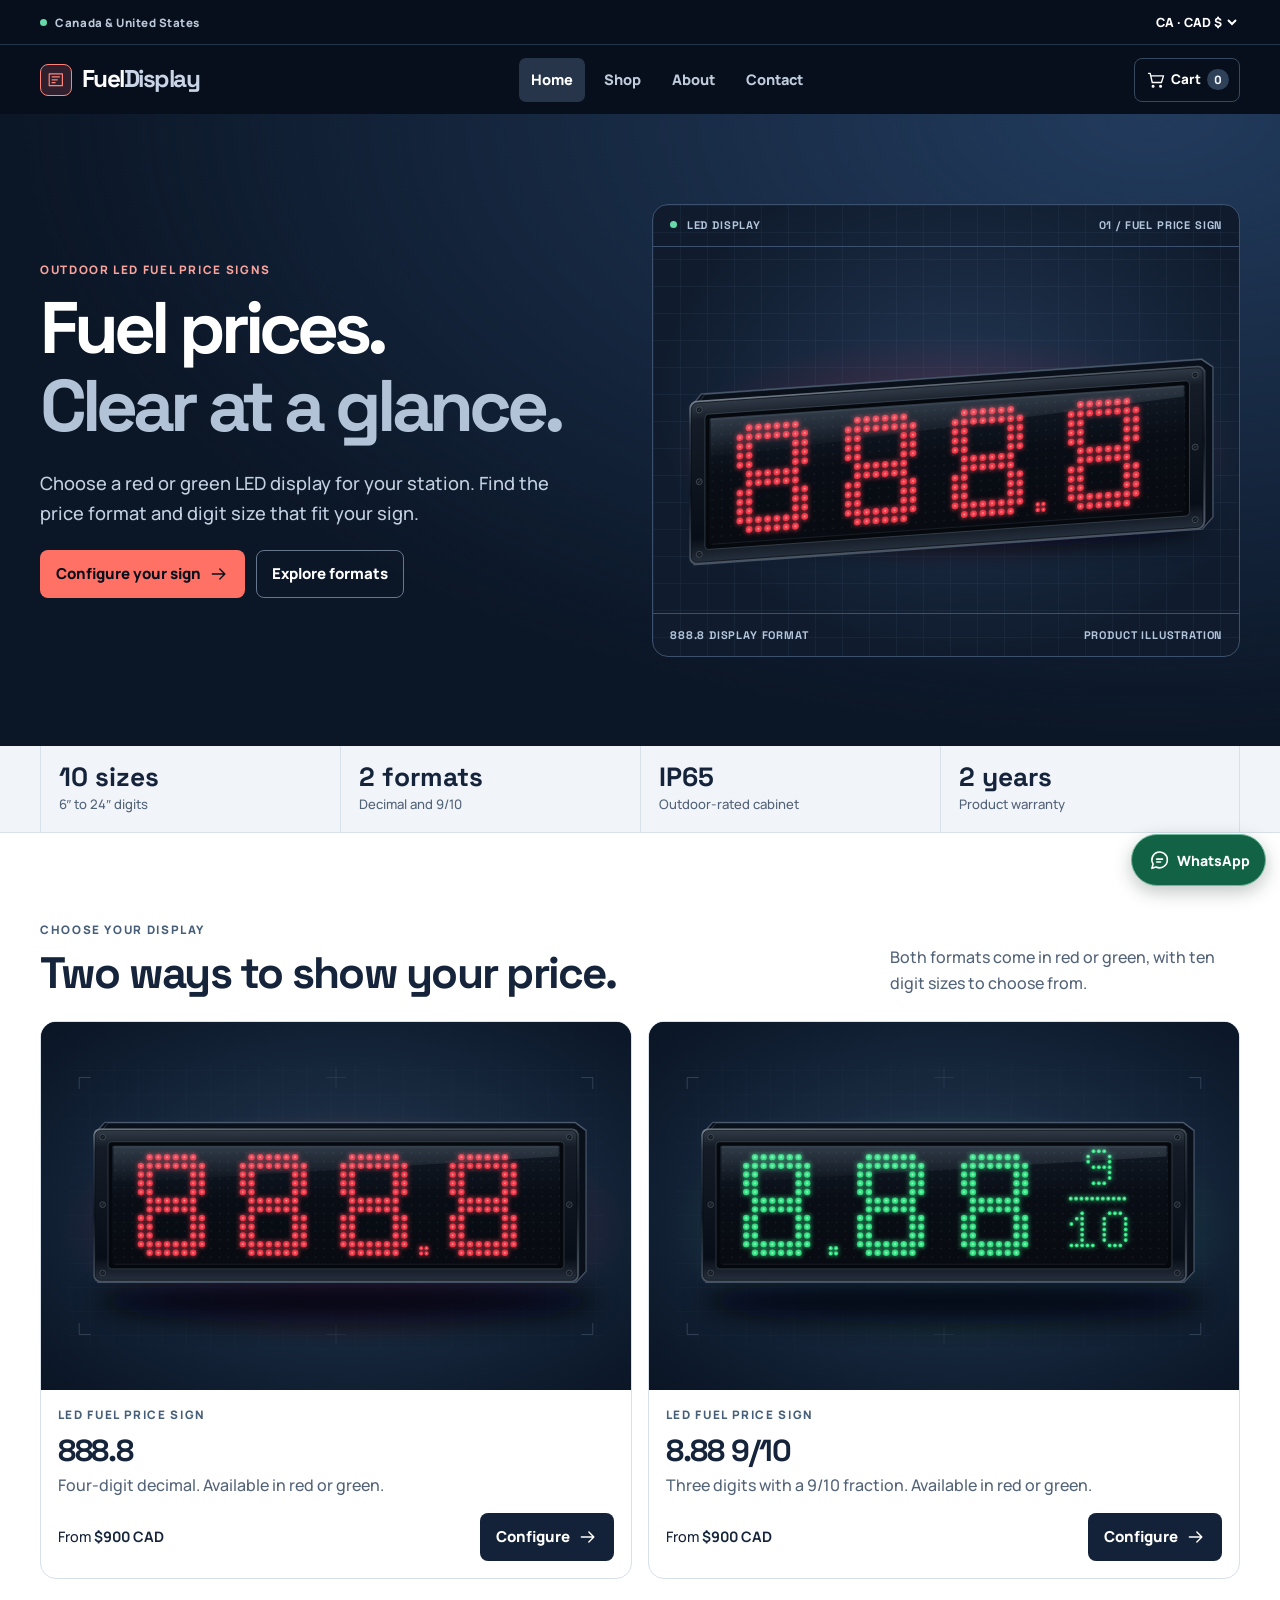
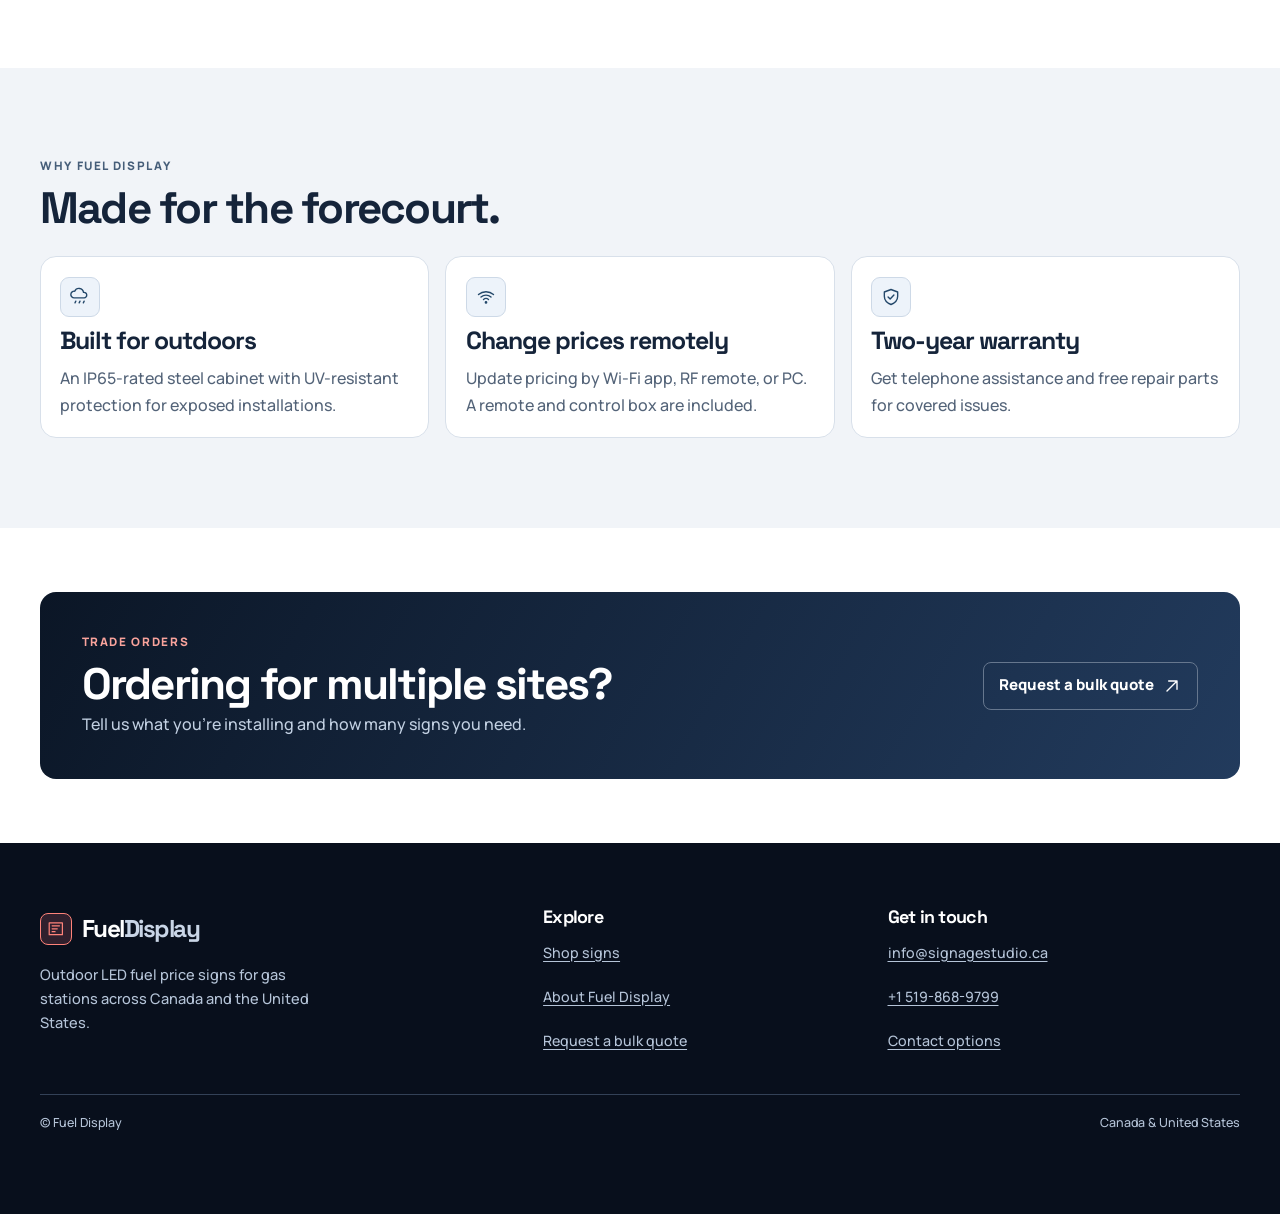
<file: index.html>
<!doctype html>
<html lang="en">
<head>
  <meta charset="utf-8">
  <meta name="viewport" content="width=device-width, initial-scale=1">
  <title>Fuel Display | LED Gas Station Price Signs</title>
  <meta name="description" content="Configure outdoor LED gas station price signs in red or green. Shop two display formats and ten sizes for delivery in Canada and the U.S.">
  <link rel="canonical" href="https://fueldisplay.com/">
  <meta property="og:type" content="website">
  <meta property="og:site_name" content="Fuel Display">
  <meta property="og:title" content="Fuel Display | LED Gas Station Price Signs">
  <meta property="og:description" content="Configure outdoor LED gas station price signs in red or green. Shop two display formats and ten sizes for delivery in Canada and the U.S.">
  <meta property="og:url" content="https://fueldisplay.com/">
  <meta property="og:image" content="https://fueldisplay.com/images/social-preview.png">
  <meta property="og:image:width" content="1200">
  <meta property="og:image:height" content="630">
  <meta property="og:image:alt" content="Fuel Display LED fuel price sign with red digits on a deep navy background">
  <meta name="theme-color" content="#0b1626">
  <link rel="icon" href="images/favicon.svg" type="image/svg+xml">
  <link rel="preconnect" href="https://fonts.googleapis.com">
  <link rel="preconnect" href="https://fonts.gstatic.com" crossorigin>
  <link rel="stylesheet" href="https://fonts.googleapis.com/css2?family=Manrope:wght@400;500;600;700;800&amp;family=Space+Grotesk:wght@400;500;600;700&amp;display=swap">
  <link rel="stylesheet" href="css/style.css">
  <!-- Classic scripts keep the site usable when opened directly from a folder. -->
  <script src="js/products.js" defer></script>
  <script src="js/main.js" defer></script>
</head>
<body data-page="index">
  <a class="skip-link" href="#main-content">Skip to content</a>
  <header class="site-header">
    <div class="utility">
      <div class="container utility-inner">
        <span class="utility-label"><span class="status-dot"></span> Canada &amp; United States</span>
        <label class="market-label" for="site-market">
          <span class="sr-only">Store country and currency</span>
          <select id="site-market" data-market>
            <option value="CA">CA · CAD $</option>
            <option value="US">US · USD $</option>
          </select>
        </label>
      </div>
    </div>
    <div class="container nav-bar">
      <a class="brand" href="index.html" aria-label="Fuel Display home"><span class="brand-mark"><svg class="icon" width="24" height="24" viewBox="0 0 24 24" fill="none" stroke="currentColor" stroke-width="1.65" stroke-linecap="round" stroke-linejoin="round" aria-hidden="true"><path d="M3 4h18v16H3z"/><path d="M7 8h10M7 12h7M7 16h4"/></svg></span><span>Fuel<span class="brand-light">Display</span></span></a>
      <nav class="main-nav" id="main-nav" aria-label="Main navigation">
        <a href="index.html" aria-current="page">Home</a>
        <a href="shop.html">Shop</a>
        <a href="about.html">About</a>
        <a href="contact.html">Contact</a>
      </nav>
      <div class="nav-actions">
        <a class="cart-link" href="cart.html" aria-label="Cart, 0 items" data-cart-link><svg class="icon" width="24" height="24" viewBox="0 0 24 24" fill="none" stroke="currentColor" stroke-width="1.65" stroke-linecap="round" stroke-linejoin="round" aria-hidden="true"><path d="M3 4h2l2.5 11h11L21 7H6m2 12h.01m9 0h.01"/><circle cx="8.5" cy="19.5" r="1"/><circle cx="17.5" cy="19.5" r="1"/></svg><span class="cart-word">Cart</span><span class="cart-count" data-cart-count>0</span></a>
        <button class="menu-toggle" type="button" aria-expanded="false" aria-controls="main-nav" aria-label="Open menu" hidden><svg class="icon" width="24" height="24" viewBox="0 0 24 24" fill="none" stroke="currentColor" stroke-width="1.65" stroke-linecap="round" stroke-linejoin="round" aria-hidden="true"><path d="M4 7h16M4 12h16M4 17h16"/></svg></button>
      </div>
    </div>
  </header>
  <main id="main-content" tabindex="-1">
    <section class="hero">
      <div class="container hero-grid">
        <div class="hero-copy">
          <p class="eyebrow">Outdoor LED fuel price signs</p>
          <h1>Fuel prices.<br><span>Clear at a glance.</span></h1>
          <p class="hero-description">Choose a red or green LED display for your station. Find the price format and digit size that fit your sign.</p>
          <div class="button-row">
            <a class="button button-primary" href="product.html?id=1">Configure your sign <svg class="icon" width="24" height="24" viewBox="0 0 24 24" fill="none" stroke="currentColor" stroke-width="1.65" stroke-linecap="round" stroke-linejoin="round" aria-hidden="true"><path d="M4 12h15m-6-6 6 6-6 6"/></svg></a>
            <a class="button button-outline-light" href="shop.html">Explore formats</a>
          </div>
        </div>
        <figure class="hero-visual">
          <div class="hero-visual-label"><span><span class="status-dot"></span> LED DISPLAY</span><span>01 / FUEL PRICE SIGN</span></div>
          <img src="images/hero-sign.svg" alt="Illustration of a black outdoor fuel price sign with illuminated red 888.8 digits" width="880" height="550" fetchpriority="high">
          <figcaption><span>888.8 DISPLAY FORMAT</span><span>PRODUCT ILLUSTRATION</span></figcaption>
        </figure>
      </div>
    </section>
    <div class="metric-band">
      <dl class="container metric-grid">
        <div><dt>10 sizes</dt><dd>6″ to 24″ digits</dd></div>
        <div><dt>2 formats</dt><dd>Decimal and 9/10</dd></div>
        <div><dt>IP65</dt><dd>Outdoor-rated cabinet</dd></div>
        <div><dt>2 years</dt><dd>Product warranty</dd></div>
      </dl>
    </div>
    <section class="section">
      <div class="container">
        <div class="section-heading"><div><p class="eyebrow">Choose your display</p><h2>Two ways to show your price.</h2></div><p>Both formats come in red or green, with ten digit sizes to choose from.</p></div>
        <div class="format-grid" data-format-grid></div>
        <noscript><p><a href="product.html?id=1">See the LED Fuel Price Sign</a>. Enable JavaScript to configure it.</p></noscript>
      </div>
    </section>
    <section class="section section-tinted">
      <div class="container">
        <div class="section-heading"><div><p class="eyebrow">Why Fuel Display</p><h2>Made for the forecourt.</h2></div></div>
        <div class="benefit-grid">
  <article class="benefit"><span class="benefit-icon"><svg class="icon" width="24" height="24" viewBox="0 0 24 24" fill="none" stroke="currentColor" stroke-width="1.65" stroke-linecap="round" stroke-linejoin="round" aria-hidden="true"><path d="M5 13a4 4 0 1 1 .7-7.94 5.5 5.5 0 0 1 10.5 1.4 3.3 3.3 0 1 1 .8 6.54H5Zm2 4-1 2m6-2-1 2m6-2-1 2"/></svg></span><h3>Built for outdoors</h3><p>An IP65-rated steel cabinet with UV-resistant protection for exposed installations.</p></article>
  <article class="benefit"><span class="benefit-icon"><svg class="icon" width="24" height="24" viewBox="0 0 24 24" fill="none" stroke="currentColor" stroke-width="1.65" stroke-linecap="round" stroke-linejoin="round" aria-hidden="true"><path d="M3 9a14 14 0 0 1 18 0M6 12a9 9 0 0 1 12 0m-9 3a4.5 4.5 0 0 1 6 0"/><circle cx="12" cy="18.5" r=".8"/></svg></span><h3>Change prices remotely</h3><p>Update pricing by Wi-Fi app, RF remote, or PC. A remote and control box are included.</p></article>
  <article class="benefit"><span class="benefit-icon"><svg class="icon" width="24" height="24" viewBox="0 0 24 24" fill="none" stroke="currentColor" stroke-width="1.65" stroke-linecap="round" stroke-linejoin="round" aria-hidden="true"><path d="M12 3l8 3v5c0 5-3.4 8.1-8 10-4.6-1.9-8-5-8-10V6l8-3Z"/><path d="m8.5 12 2.5 2.5 4.5-5"/></svg></span><h3>Two-year warranty</h3><p>Get telephone assistance and free repair parts for covered issues.</p></article>
</div>
      </div>
    </section>
    <section class="section compact">
  <div class="container">
    <div class="trade-banner">
      <div><p class="eyebrow">Trade orders</p><h2>Ordering for multiple sites?</h2><p>Tell us what you’re installing and how many signs you need.</p></div>
      <a class="button button-outline-light" href="contact.html?topic=bulk">Request a bulk quote <svg class="icon" width="24" height="24" viewBox="0 0 24 24" fill="none" stroke="currentColor" stroke-width="1.65" stroke-linecap="round" stroke-linejoin="round" aria-hidden="true"><path d="M6 18 18 6M8 6h10v10"/></svg></a>
    </div>
  </div>
</section>
  </main>
  <footer class="site-footer">
    <div class="container footer-grid">
      <div>
        <a class="brand" href="index.html" aria-label="Fuel Display home"><span class="brand-mark"><svg class="icon" width="24" height="24" viewBox="0 0 24 24" fill="none" stroke="currentColor" stroke-width="1.65" stroke-linecap="round" stroke-linejoin="round" aria-hidden="true"><path d="M3 4h18v16H3z"/><path d="M7 8h10M7 12h7M7 16h4"/></svg></span><span>Fuel<span class="brand-light">Display</span></span></a>
        <p>Outdoor LED fuel price signs for gas stations across Canada and the United States.</p>
      </div>
      <nav aria-label="Footer navigation" class="footer-links">
        <h2>Explore</h2>
        <a href="shop.html">Shop signs</a>
        <a href="about.html">About Fuel Display</a>
        <a href="contact.html?topic=bulk">Request a bulk quote</a>
      </nav>
      <div class="footer-links">
        <h2>Get in touch</h2>
        <a href="mailto:info@signagestudio.ca">info@signagestudio.ca</a>
        <a href="tel:+15198689799">+1 519-868-9799</a>
        <a href="contact.html">Contact options</a>
      </div>
    </div>
    <div class="container footer-bottom"><span>© Fuel Display</span><span>Canada &amp; United States</span></div>
  </footer>
  <a class="whatsapp-fab" href="https://wa.me/15198689799" target="_blank" rel="noopener noreferrer" aria-label="Chat on WhatsApp"><svg class="icon" width="24" height="24" viewBox="0 0 24 24" fill="none" stroke="currentColor" stroke-width="1.65" stroke-linecap="round" stroke-linejoin="round" aria-hidden="true"><path d="M20 11.5a8 8 0 0 1-11.6 7.15L4 20l1.35-4.4A8 8 0 1 1 20 11.5Z"/><path d="M9 10.5h6m-6 3h4"/></svg><span>WhatsApp</span></a>
</body>
</html>
</file>
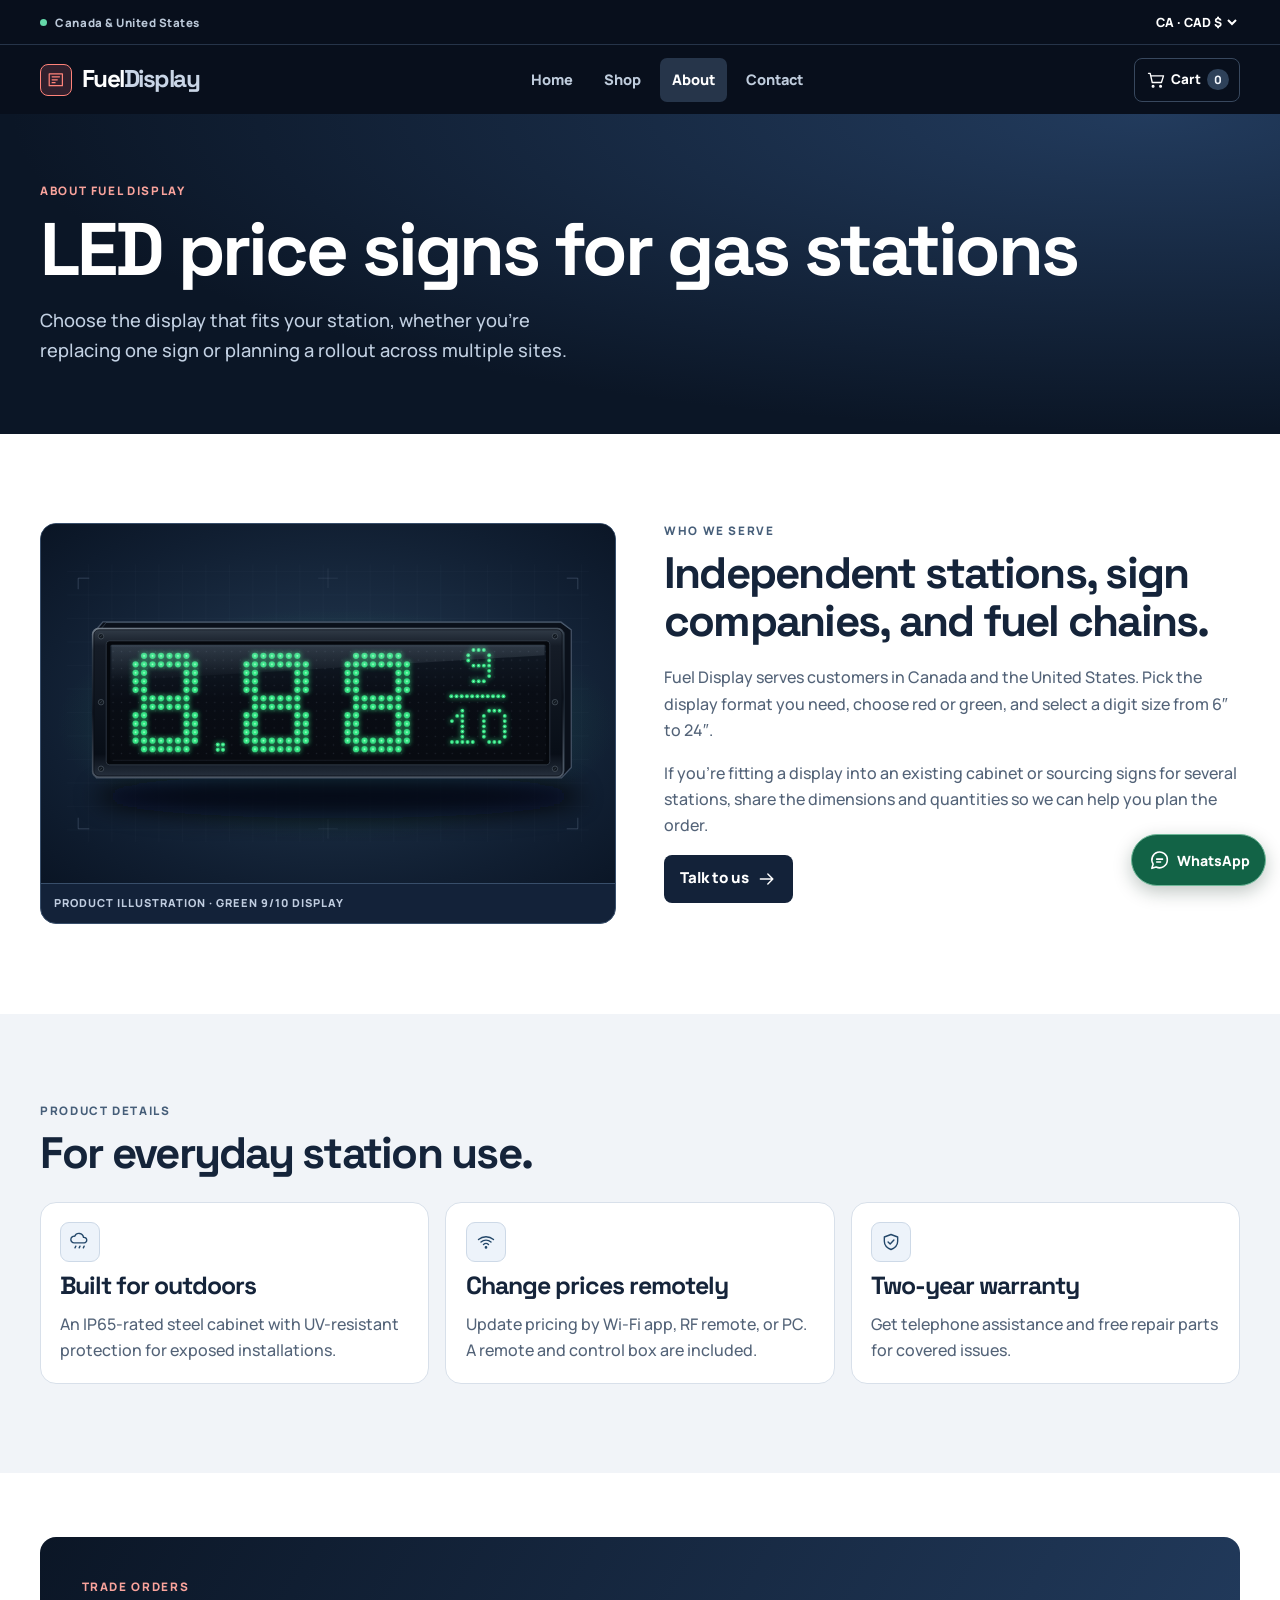
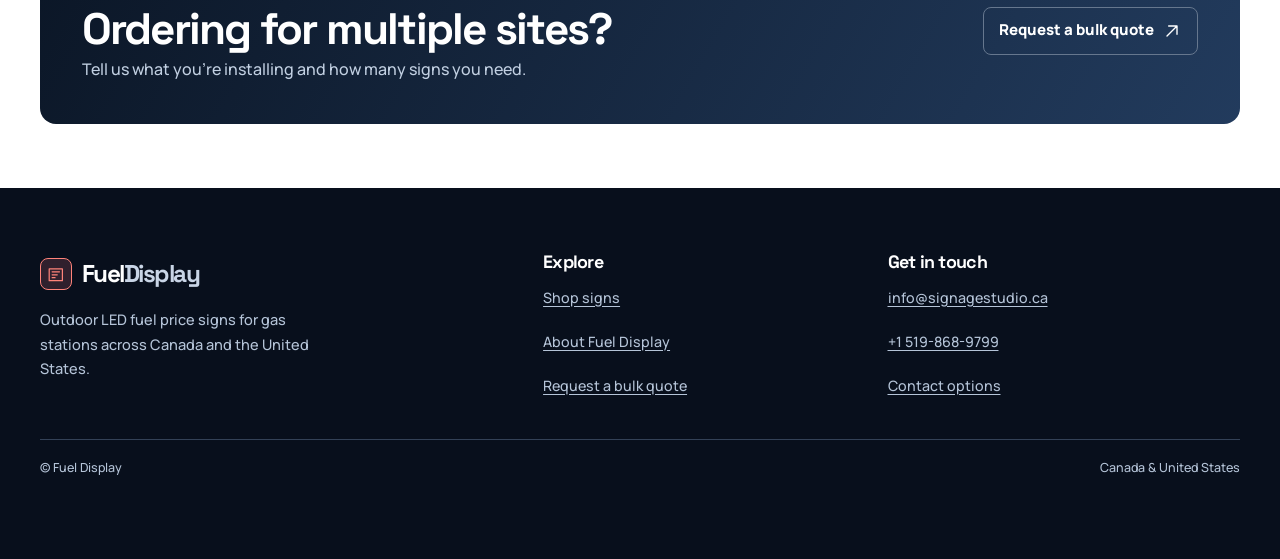
<file: about.html>
<!doctype html>
<html lang="en">
<head>
  <meta charset="utf-8">
  <meta name="viewport" content="width=device-width, initial-scale=1">
  <title>About Fuel Display | Outdoor LED Price Signs</title>
  <meta name="description" content="Fuel Display supplies configurable LED fuel price signs for independent gas stations, sign companies and fuel chains in Canada and the U.S.">
  <link rel="canonical" href="https://fueldisplay.com/about.html">
  <meta property="og:type" content="website">
  <meta property="og:site_name" content="Fuel Display">
  <meta property="og:title" content="About Fuel Display | Outdoor LED Price Signs">
  <meta property="og:description" content="Fuel Display supplies configurable LED fuel price signs for independent gas stations, sign companies and fuel chains in Canada and the U.S.">
  <meta property="og:url" content="https://fueldisplay.com/about.html">
  <meta property="og:image" content="https://fueldisplay.com/images/social-preview.png">
  <meta property="og:image:width" content="1200">
  <meta property="og:image:height" content="630">
  <meta property="og:image:alt" content="Fuel Display LED fuel price sign with red digits on a deep navy background">
  <meta name="theme-color" content="#0b1626">
  <link rel="icon" href="images/favicon.svg" type="image/svg+xml">
  <link rel="preconnect" href="https://fonts.googleapis.com">
  <link rel="preconnect" href="https://fonts.gstatic.com" crossorigin>
  <link rel="stylesheet" href="https://fonts.googleapis.com/css2?family=Manrope:wght@400;500;600;700;800&amp;family=Space+Grotesk:wght@400;500;600;700&amp;display=swap">
  <link rel="stylesheet" href="css/style.css">
  <!-- Classic scripts keep the site usable when opened directly from a folder. -->
  <script src="js/products.js" defer></script>
  <script src="js/main.js" defer></script>
</head>
<body data-page="about">
  <a class="skip-link" href="#main-content">Skip to content</a>
  <header class="site-header">
    <div class="utility">
      <div class="container utility-inner">
        <span class="utility-label"><span class="status-dot"></span> Canada &amp; United States</span>
        <label class="market-label" for="site-market">
          <span class="sr-only">Store country and currency</span>
          <select id="site-market" data-market>
            <option value="CA">CA · CAD $</option>
            <option value="US">US · USD $</option>
          </select>
        </label>
      </div>
    </div>
    <div class="container nav-bar">
      <a class="brand" href="index.html" aria-label="Fuel Display home"><span class="brand-mark"><svg class="icon" width="24" height="24" viewBox="0 0 24 24" fill="none" stroke="currentColor" stroke-width="1.65" stroke-linecap="round" stroke-linejoin="round" aria-hidden="true"><path d="M3 4h18v16H3z"/><path d="M7 8h10M7 12h7M7 16h4"/></svg></span><span>Fuel<span class="brand-light">Display</span></span></a>
      <nav class="main-nav" id="main-nav" aria-label="Main navigation">
        <a href="index.html">Home</a>
        <a href="shop.html">Shop</a>
        <a href="about.html" aria-current="page">About</a>
        <a href="contact.html">Contact</a>
      </nav>
      <div class="nav-actions">
        <a class="cart-link" href="cart.html" aria-label="Cart, 0 items" data-cart-link><svg class="icon" width="24" height="24" viewBox="0 0 24 24" fill="none" stroke="currentColor" stroke-width="1.65" stroke-linecap="round" stroke-linejoin="round" aria-hidden="true"><path d="M3 4h2l2.5 11h11L21 7H6m2 12h.01m9 0h.01"/><circle cx="8.5" cy="19.5" r="1"/><circle cx="17.5" cy="19.5" r="1"/></svg><span class="cart-word">Cart</span><span class="cart-count" data-cart-count>0</span></a>
        <button class="menu-toggle" type="button" aria-expanded="false" aria-controls="main-nav" aria-label="Open menu" hidden><svg class="icon" width="24" height="24" viewBox="0 0 24 24" fill="none" stroke="currentColor" stroke-width="1.65" stroke-linecap="round" stroke-linejoin="round" aria-hidden="true"><path d="M4 7h16M4 12h16M4 17h16"/></svg></button>
      </div>
    </div>
  </header>
  <main id="main-content" tabindex="-1">
    <section class="page-banner">
      <div class="container">
        <p class="eyebrow">About Fuel Display</p>
        <h1>LED price signs for gas stations</h1>
        <p>Choose the display that fits your station, whether you’re replacing one sign or planning a rollout across multiple sites.</p>
      </div>
    </section>
    <section class="section">
      <div class="container about-grid">
        <figure class="about-visual">
          <img src="images/sign-green-fraction.svg" width="880" height="550" alt="Illustration of a black fuel price sign with green 8.88 and a stacked 9/10 fraction">
          <figcaption>PRODUCT ILLUSTRATION · GREEN 9/10 DISPLAY</figcaption>
        </figure>
        <div class="about-copy">
          <p class="eyebrow">Who we serve</p>
          <h2>Independent stations, sign companies, and fuel chains.</h2>
          <p>Fuel Display serves customers in Canada and the United States. Pick the display format you need, choose red or green, and select a digit size from 6″ to 24″.</p>
          <p>If you’re fitting a display into an existing cabinet or sourcing signs for several stations, share the dimensions and quantities so we can help you plan the order.</p>
          <a class="button button-dark" href="contact.html">Talk to us <svg class="icon" width="24" height="24" viewBox="0 0 24 24" fill="none" stroke="currentColor" stroke-width="1.65" stroke-linecap="round" stroke-linejoin="round" aria-hidden="true"><path d="M4 12h15m-6-6 6 6-6 6"/></svg></a>
        </div>
      </div>
    </section>
    <section class="section section-tinted">
      <div class="container">
        <div class="section-heading"><div><p class="eyebrow">Product details</p><h2>For everyday station use.</h2></div></div>
        <div class="benefit-grid">
  <article class="benefit"><span class="benefit-icon"><svg class="icon" width="24" height="24" viewBox="0 0 24 24" fill="none" stroke="currentColor" stroke-width="1.65" stroke-linecap="round" stroke-linejoin="round" aria-hidden="true"><path d="M5 13a4 4 0 1 1 .7-7.94 5.5 5.5 0 0 1 10.5 1.4 3.3 3.3 0 1 1 .8 6.54H5Zm2 4-1 2m6-2-1 2m6-2-1 2"/></svg></span><h3>Built for outdoors</h3><p>An IP65-rated steel cabinet with UV-resistant protection for exposed installations.</p></article>
  <article class="benefit"><span class="benefit-icon"><svg class="icon" width="24" height="24" viewBox="0 0 24 24" fill="none" stroke="currentColor" stroke-width="1.65" stroke-linecap="round" stroke-linejoin="round" aria-hidden="true"><path d="M3 9a14 14 0 0 1 18 0M6 12a9 9 0 0 1 12 0m-9 3a4.5 4.5 0 0 1 6 0"/><circle cx="12" cy="18.5" r=".8"/></svg></span><h3>Change prices remotely</h3><p>Update pricing by Wi-Fi app, RF remote, or PC. A remote and control box are included.</p></article>
  <article class="benefit"><span class="benefit-icon"><svg class="icon" width="24" height="24" viewBox="0 0 24 24" fill="none" stroke="currentColor" stroke-width="1.65" stroke-linecap="round" stroke-linejoin="round" aria-hidden="true"><path d="M12 3l8 3v5c0 5-3.4 8.1-8 10-4.6-1.9-8-5-8-10V6l8-3Z"/><path d="m8.5 12 2.5 2.5 4.5-5"/></svg></span><h3>Two-year warranty</h3><p>Get telephone assistance and free repair parts for covered issues.</p></article>
</div>
      </div>
    </section>
    <section class="section compact">
  <div class="container">
    <div class="trade-banner">
      <div><p class="eyebrow">Trade orders</p><h2>Ordering for multiple sites?</h2><p>Tell us what you’re installing and how many signs you need.</p></div>
      <a class="button button-outline-light" href="contact.html?topic=bulk">Request a bulk quote <svg class="icon" width="24" height="24" viewBox="0 0 24 24" fill="none" stroke="currentColor" stroke-width="1.65" stroke-linecap="round" stroke-linejoin="round" aria-hidden="true"><path d="M6 18 18 6M8 6h10v10"/></svg></a>
    </div>
  </div>
</section>
  </main>
  <footer class="site-footer">
    <div class="container footer-grid">
      <div>
        <a class="brand" href="index.html" aria-label="Fuel Display home"><span class="brand-mark"><svg class="icon" width="24" height="24" viewBox="0 0 24 24" fill="none" stroke="currentColor" stroke-width="1.65" stroke-linecap="round" stroke-linejoin="round" aria-hidden="true"><path d="M3 4h18v16H3z"/><path d="M7 8h10M7 12h7M7 16h4"/></svg></span><span>Fuel<span class="brand-light">Display</span></span></a>
        <p>Outdoor LED fuel price signs for gas stations across Canada and the United States.</p>
      </div>
      <nav aria-label="Footer navigation" class="footer-links">
        <h2>Explore</h2>
        <a href="shop.html">Shop signs</a>
        <a href="about.html">About Fuel Display</a>
        <a href="contact.html?topic=bulk">Request a bulk quote</a>
      </nav>
      <div class="footer-links">
        <h2>Get in touch</h2>
        <a href="mailto:info@signagestudio.ca">info@signagestudio.ca</a>
        <a href="tel:+15198689799">+1 519-868-9799</a>
        <a href="contact.html">Contact options</a>
      </div>
    </div>
    <div class="container footer-bottom"><span>© Fuel Display</span><span>Canada &amp; United States</span></div>
  </footer>
  <a class="whatsapp-fab" href="https://wa.me/15198689799" target="_blank" rel="noopener noreferrer" aria-label="Chat on WhatsApp"><svg class="icon" width="24" height="24" viewBox="0 0 24 24" fill="none" stroke="currentColor" stroke-width="1.65" stroke-linecap="round" stroke-linejoin="round" aria-hidden="true"><path d="M20 11.5a8 8 0 0 1-11.6 7.15L4 20l1.35-4.4A8 8 0 1 1 20 11.5Z"/><path d="M9 10.5h6m-6 3h4"/></svg><span>WhatsApp</span></a>
</body>
</html>
</file>
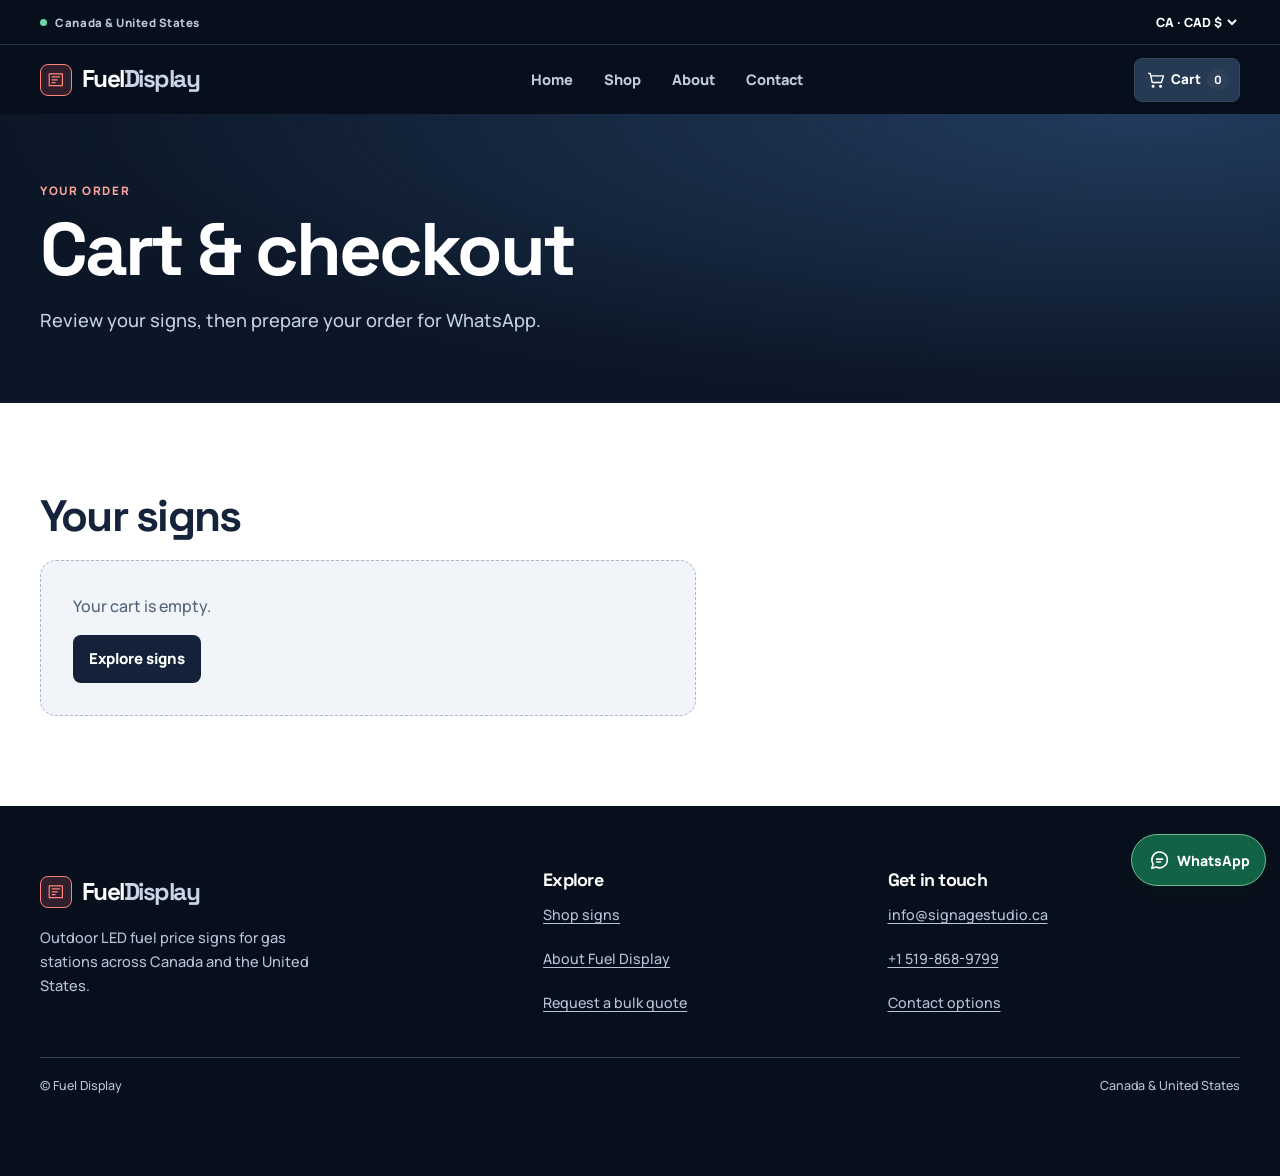
<file: cart.html>
<!doctype html>
<html lang="en">
<head>
  <meta charset="utf-8">
  <meta name="viewport" content="width=device-width, initial-scale=1">
  <title>Cart & WhatsApp Checkout | Fuel Display</title>
  <meta name="description" content="Review your configured LED fuel price signs and prepare an order to send to Fuel Display on WhatsApp.">
  <link rel="canonical" href="https://fueldisplay.com/cart.html">
  <meta property="og:type" content="website">
  <meta property="og:site_name" content="Fuel Display">
  <meta property="og:title" content="Cart & WhatsApp Checkout | Fuel Display">
  <meta property="og:description" content="Review your configured LED fuel price signs and prepare an order to send to Fuel Display on WhatsApp.">
  <meta property="og:url" content="https://fueldisplay.com/cart.html">
  <meta property="og:image" content="https://fueldisplay.com/images/social-preview.png">
  <meta property="og:image:width" content="1200">
  <meta property="og:image:height" content="630">
  <meta property="og:image:alt" content="Fuel Display LED fuel price sign with red digits on a deep navy background">
  <meta name="theme-color" content="#0b1626">
  <link rel="icon" href="images/favicon.svg" type="image/svg+xml">
  <link rel="preconnect" href="https://fonts.googleapis.com">
  <link rel="preconnect" href="https://fonts.gstatic.com" crossorigin>
  <link rel="stylesheet" href="https://fonts.googleapis.com/css2?family=Manrope:wght@400;500;600;700;800&amp;family=Space+Grotesk:wght@400;500;600;700&amp;display=swap">
  <link rel="stylesheet" href="css/style.css">
  <!-- Classic scripts keep the site usable when opened directly from a folder. -->
  <script src="js/products.js" defer></script>
  <script src="js/main.js" defer></script>
</head>
<body data-page="cart">
  <a class="skip-link" href="#main-content">Skip to content</a>
  <header class="site-header">
    <div class="utility">
      <div class="container utility-inner">
        <span class="utility-label"><span class="status-dot"></span> Canada &amp; United States</span>
        <label class="market-label" for="site-market">
          <span class="sr-only">Store country and currency</span>
          <select id="site-market" data-market>
            <option value="CA">CA · CAD $</option>
            <option value="US">US · USD $</option>
          </select>
        </label>
      </div>
    </div>
    <div class="container nav-bar">
      <a class="brand" href="index.html" aria-label="Fuel Display home"><span class="brand-mark"><svg class="icon" width="24" height="24" viewBox="0 0 24 24" fill="none" stroke="currentColor" stroke-width="1.65" stroke-linecap="round" stroke-linejoin="round" aria-hidden="true"><path d="M3 4h18v16H3z"/><path d="M7 8h10M7 12h7M7 16h4"/></svg></span><span>Fuel<span class="brand-light">Display</span></span></a>
      <nav class="main-nav" id="main-nav" aria-label="Main navigation">
        <a href="index.html">Home</a>
        <a href="shop.html">Shop</a>
        <a href="about.html">About</a>
        <a href="contact.html">Contact</a>
      </nav>
      <div class="nav-actions">
        <a class="cart-link" href="cart.html" aria-current="page" aria-label="Cart, 0 items" data-cart-link><svg class="icon" width="24" height="24" viewBox="0 0 24 24" fill="none" stroke="currentColor" stroke-width="1.65" stroke-linecap="round" stroke-linejoin="round" aria-hidden="true"><path d="M3 4h2l2.5 11h11L21 7H6m2 12h.01m9 0h.01"/><circle cx="8.5" cy="19.5" r="1"/><circle cx="17.5" cy="19.5" r="1"/></svg><span class="cart-word">Cart</span><span class="cart-count" data-cart-count>0</span></a>
        <button class="menu-toggle" type="button" aria-expanded="false" aria-controls="main-nav" aria-label="Open menu" hidden><svg class="icon" width="24" height="24" viewBox="0 0 24 24" fill="none" stroke="currentColor" stroke-width="1.65" stroke-linecap="round" stroke-linejoin="round" aria-hidden="true"><path d="M4 7h16M4 12h16M4 17h16"/></svg></button>
      </div>
    </div>
  </header>
  <main id="main-content" tabindex="-1">
    <section class="page-banner">
      <div class="container">
        <p class="eyebrow">Your order</p>
        <h1>Cart &amp; checkout</h1>
        <p>Review your signs, then prepare your order for WhatsApp.</p>
      </div>
    </section>
    <section class="section">
      <div class="container cart-layout" data-cart-page>
        <section aria-labelledby="cart-heading">
          <h2 id="cart-heading">Your signs</h2>
          <div data-cart-items></div>
          <p class="sr-only" data-cart-status role="status"></p>
          <noscript><p>Enable JavaScript to use the cart and checkout.</p></noscript>
        </section>
        <section class="checkout-panel" data-checkout-panel aria-labelledby="checkout-heading" hidden>
          <p class="eyebrow">Checkout</p>
          <h2 id="checkout-heading">Delivery details</h2>
          <div class="subtotal"><span>Items subtotal</span><strong data-cart-total>$0 CAD</strong></div>
          <p class="small-copy">We’ll confirm shipping and any applicable taxes with you on WhatsApp.</p>
          <form class="form-stack" data-checkout-form>
            <label>Full name<input name="name" autocomplete="name" required maxlength="100"></label>
            <label>Phone number<input name="phone" type="tel" autocomplete="tel" required maxlength="40"></label>
            <label>Delivery country<select name="country" autocomplete="country" data-market><option value="CA">Canada · CAD $</option><option value="US">United States · USD $</option></select></label>
            <label>Shipping address<textarea name="address" autocomplete="street-address" rows="3" required maxlength="350" placeholder="Street, city, province/state, postal/ZIP code"></textarea></label>
            <button type="submit" class="button button-whatsapp"><svg class="icon" width="24" height="24" viewBox="0 0 24 24" fill="none" stroke="currentColor" stroke-width="1.65" stroke-linecap="round" stroke-linejoin="round" aria-hidden="true"><path d="M20 11.5a8 8 0 0 1-11.6 7.15L4 20l1.35-4.4A8 8 0 1 1 20 11.5Z"/><path d="M9 10.5h6m-6 3h4"/></svg> Continue to WhatsApp</button>
            <p class="small-copy">Review and send your message in WhatsApp to request the order.</p>
            <p class="form-status" data-checkout-status role="status" hidden>Message ready. <a data-checkout-link target="_blank" rel="noopener noreferrer">Open WhatsApp again</a>.</p>
          </form>
        </section>
      </div>
    </section>
  </main>
  <footer class="site-footer">
    <div class="container footer-grid">
      <div>
        <a class="brand" href="index.html" aria-label="Fuel Display home"><span class="brand-mark"><svg class="icon" width="24" height="24" viewBox="0 0 24 24" fill="none" stroke="currentColor" stroke-width="1.65" stroke-linecap="round" stroke-linejoin="round" aria-hidden="true"><path d="M3 4h18v16H3z"/><path d="M7 8h10M7 12h7M7 16h4"/></svg></span><span>Fuel<span class="brand-light">Display</span></span></a>
        <p>Outdoor LED fuel price signs for gas stations across Canada and the United States.</p>
      </div>
      <nav aria-label="Footer navigation" class="footer-links">
        <h2>Explore</h2>
        <a href="shop.html">Shop signs</a>
        <a href="about.html">About Fuel Display</a>
        <a href="contact.html?topic=bulk">Request a bulk quote</a>
      </nav>
      <div class="footer-links">
        <h2>Get in touch</h2>
        <a href="mailto:info@signagestudio.ca">info@signagestudio.ca</a>
        <a href="tel:+15198689799">+1 519-868-9799</a>
        <a href="contact.html">Contact options</a>
      </div>
    </div>
    <div class="container footer-bottom"><span>© Fuel Display</span><span>Canada &amp; United States</span></div>
  </footer>
  <a class="whatsapp-fab" href="https://wa.me/15198689799" target="_blank" rel="noopener noreferrer" aria-label="Chat on WhatsApp"><svg class="icon" width="24" height="24" viewBox="0 0 24 24" fill="none" stroke="currentColor" stroke-width="1.65" stroke-linecap="round" stroke-linejoin="round" aria-hidden="true"><path d="M20 11.5a8 8 0 0 1-11.6 7.15L4 20l1.35-4.4A8 8 0 1 1 20 11.5Z"/><path d="M9 10.5h6m-6 3h4"/></svg><span>WhatsApp</span></a>
</body>
</html>
</file>
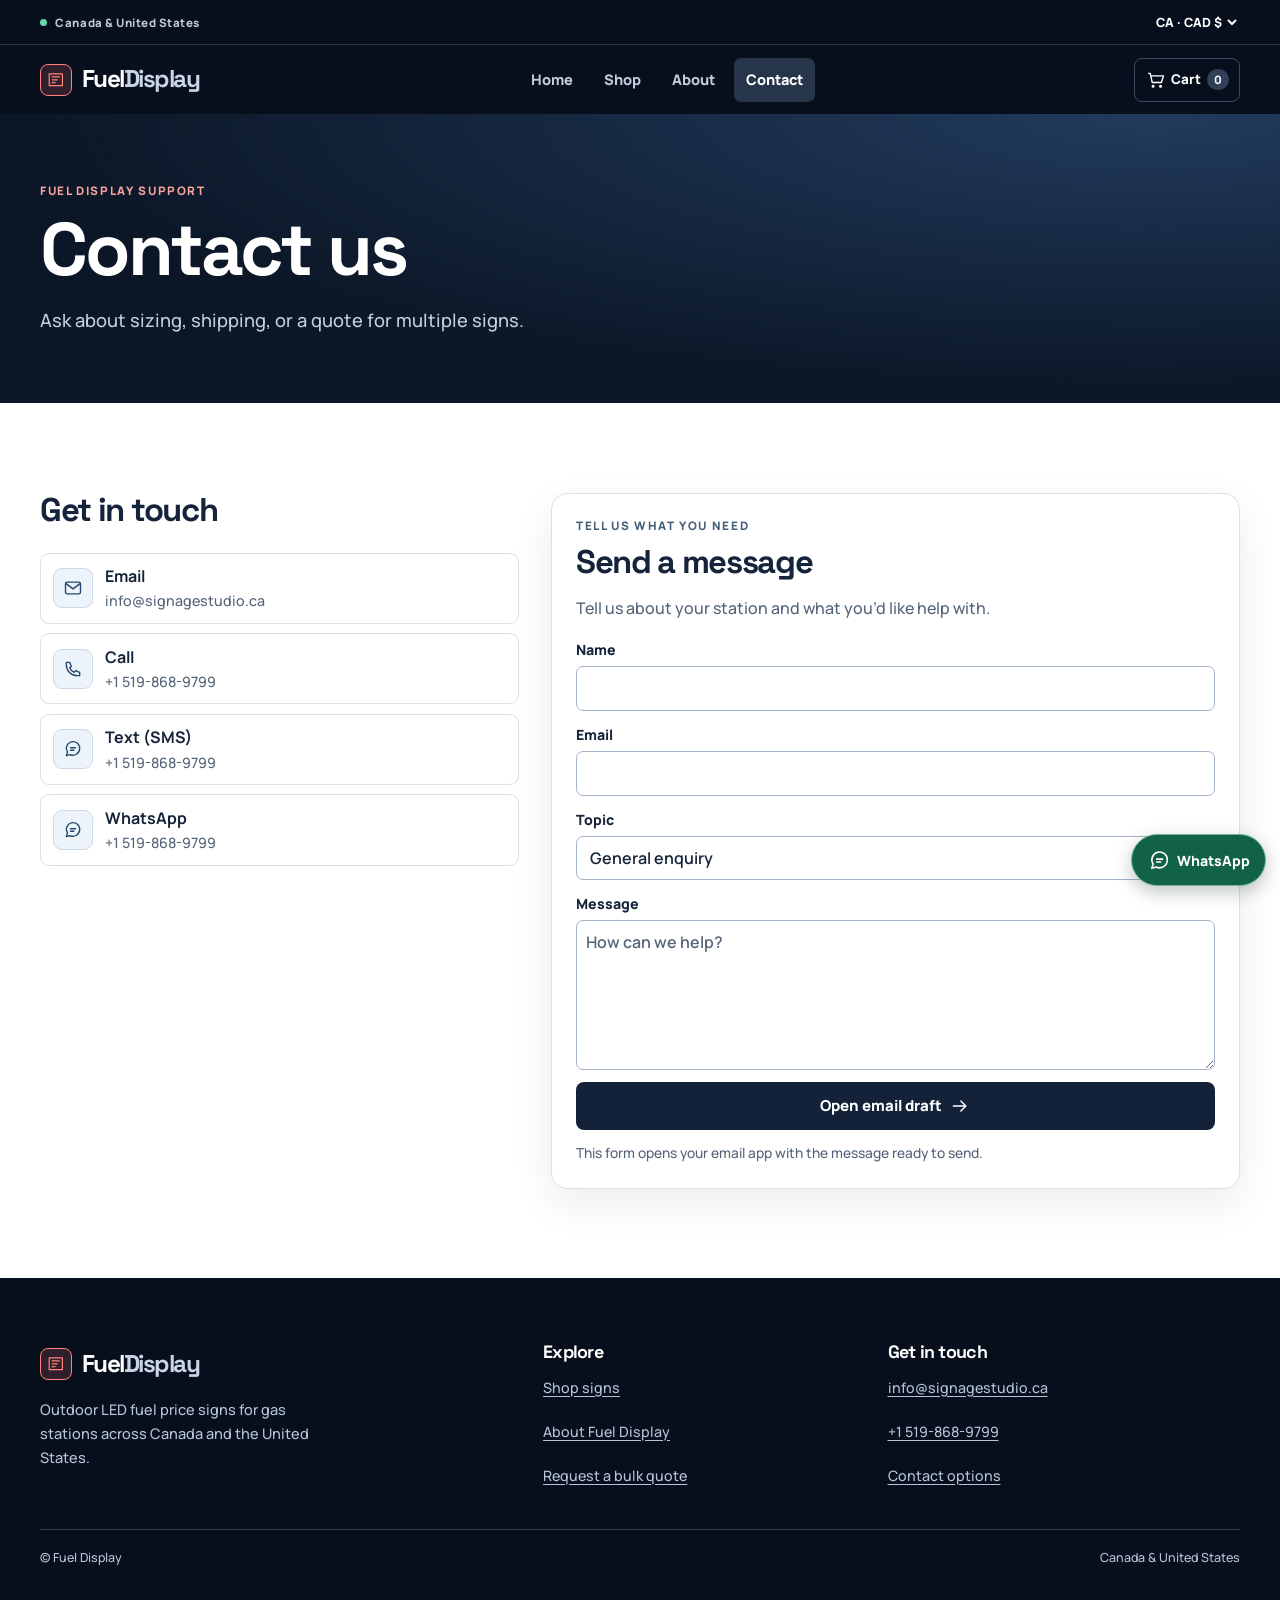
<file: contact.html>
<!doctype html>
<html lang="en">
<head>
  <meta charset="utf-8">
  <meta name="viewport" content="width=device-width, initial-scale=1">
  <title>Contact & Bulk Quotes | Fuel Display</title>
  <meta name="description" content="Contact Fuel Display by phone, SMS, email or WhatsApp for sizing help, shipping questions and bulk LED fuel sign quotes.">
  <link rel="canonical" href="https://fueldisplay.com/contact.html">
  <meta property="og:type" content="website">
  <meta property="og:site_name" content="Fuel Display">
  <meta property="og:title" content="Contact & Bulk Quotes | Fuel Display">
  <meta property="og:description" content="Contact Fuel Display by phone, SMS, email or WhatsApp for sizing help, shipping questions and bulk LED fuel sign quotes.">
  <meta property="og:url" content="https://fueldisplay.com/contact.html">
  <meta property="og:image" content="https://fueldisplay.com/images/social-preview.png">
  <meta property="og:image:width" content="1200">
  <meta property="og:image:height" content="630">
  <meta property="og:image:alt" content="Fuel Display LED fuel price sign with red digits on a deep navy background">
  <meta name="theme-color" content="#0b1626">
  <link rel="icon" href="images/favicon.svg" type="image/svg+xml">
  <link rel="preconnect" href="https://fonts.googleapis.com">
  <link rel="preconnect" href="https://fonts.gstatic.com" crossorigin>
  <link rel="stylesheet" href="https://fonts.googleapis.com/css2?family=Manrope:wght@400;500;600;700;800&amp;family=Space+Grotesk:wght@400;500;600;700&amp;display=swap">
  <link rel="stylesheet" href="css/style.css">
  <!-- Classic scripts keep the site usable when opened directly from a folder. -->
  <script src="js/products.js" defer></script>
  <script src="js/main.js" defer></script>
</head>
<body data-page="contact">
  <a class="skip-link" href="#main-content">Skip to content</a>
  <header class="site-header">
    <div class="utility">
      <div class="container utility-inner">
        <span class="utility-label"><span class="status-dot"></span> Canada &amp; United States</span>
        <label class="market-label" for="site-market">
          <span class="sr-only">Store country and currency</span>
          <select id="site-market" data-market>
            <option value="CA">CA · CAD $</option>
            <option value="US">US · USD $</option>
          </select>
        </label>
      </div>
    </div>
    <div class="container nav-bar">
      <a class="brand" href="index.html" aria-label="Fuel Display home"><span class="brand-mark"><svg class="icon" width="24" height="24" viewBox="0 0 24 24" fill="none" stroke="currentColor" stroke-width="1.65" stroke-linecap="round" stroke-linejoin="round" aria-hidden="true"><path d="M3 4h18v16H3z"/><path d="M7 8h10M7 12h7M7 16h4"/></svg></span><span>Fuel<span class="brand-light">Display</span></span></a>
      <nav class="main-nav" id="main-nav" aria-label="Main navigation">
        <a href="index.html">Home</a>
        <a href="shop.html">Shop</a>
        <a href="about.html">About</a>
        <a href="contact.html" aria-current="page">Contact</a>
      </nav>
      <div class="nav-actions">
        <a class="cart-link" href="cart.html" aria-label="Cart, 0 items" data-cart-link><svg class="icon" width="24" height="24" viewBox="0 0 24 24" fill="none" stroke="currentColor" stroke-width="1.65" stroke-linecap="round" stroke-linejoin="round" aria-hidden="true"><path d="M3 4h2l2.5 11h11L21 7H6m2 12h.01m9 0h.01"/><circle cx="8.5" cy="19.5" r="1"/><circle cx="17.5" cy="19.5" r="1"/></svg><span class="cart-word">Cart</span><span class="cart-count" data-cart-count>0</span></a>
        <button class="menu-toggle" type="button" aria-expanded="false" aria-controls="main-nav" aria-label="Open menu" hidden><svg class="icon" width="24" height="24" viewBox="0 0 24 24" fill="none" stroke="currentColor" stroke-width="1.65" stroke-linecap="round" stroke-linejoin="round" aria-hidden="true"><path d="M4 7h16M4 12h16M4 17h16"/></svg></button>
      </div>
    </div>
  </header>
  <main id="main-content" tabindex="-1">
    <section class="page-banner">
      <div class="container">
        <p class="eyebrow">Fuel Display support</p>
        <h1>Contact us</h1>
        <p>Ask about sizing, shipping, or a quote for multiple signs.</p>
      </div>
    </section>
    <section class="section">
      <div class="container contact-layout">
        <section class="contact-options" aria-labelledby="contact-options-title">
          <h2 id="contact-options-title">Get in touch</h2>
          <a class="contact-option" href="mailto:info@signagestudio.ca"><span class="benefit-icon"><svg class="icon" width="24" height="24" viewBox="0 0 24 24" fill="none" stroke="currentColor" stroke-width="1.65" stroke-linecap="round" stroke-linejoin="round" aria-hidden="true"><rect x="3" y="5" width="18" height="14" rx="2"/><path d="m4 7 8 6 8-6"/></svg></span><span><strong>Email</strong><span>info@signagestudio.ca</span></span></a>
          <a class="contact-option" href="tel:+15198689799"><span class="benefit-icon"><svg class="icon" width="24" height="24" viewBox="0 0 24 24" fill="none" stroke="currentColor" stroke-width="1.65" stroke-linecap="round" stroke-linejoin="round" aria-hidden="true"><path d="M7 4H4v3c0 7.2 5.8 13 13 13h3v-4l-5-2-1.5 2a10 10 0 0 1-5.5-5.5L10 9 8 4H7Z"/></svg></span><span><strong>Call</strong><span>+1 519-868-9799</span></span></a>
          <a class="contact-option" href="sms:+15198689799"><span class="benefit-icon"><svg class="icon" width="24" height="24" viewBox="0 0 24 24" fill="none" stroke="currentColor" stroke-width="1.65" stroke-linecap="round" stroke-linejoin="round" aria-hidden="true"><path d="M20 11.5a8 8 0 0 1-11.6 7.15L4 20l1.35-4.4A8 8 0 1 1 20 11.5Z"/><path d="M9 10.5h6m-6 3h4"/></svg></span><span><strong>Text (SMS)</strong><span>+1 519-868-9799</span></span></a>
          <a class="contact-option" href="https://wa.me/15198689799" target="_blank" rel="noopener noreferrer"><span class="benefit-icon"><svg class="icon" width="24" height="24" viewBox="0 0 24 24" fill="none" stroke="currentColor" stroke-width="1.65" stroke-linecap="round" stroke-linejoin="round" aria-hidden="true"><path d="M20 11.5a8 8 0 0 1-11.6 7.15L4 20l1.35-4.4A8 8 0 1 1 20 11.5Z"/><path d="M9 10.5h6m-6 3h4"/></svg></span><span><strong>WhatsApp</strong><span>+1 519-868-9799</span></span></a>
        </section>
        <section class="contact-panel" aria-labelledby="contact-form-heading">
          <p class="eyebrow">Tell us what you need</p>
          <h2 id="contact-form-heading" data-contact-heading>Send a message</h2>
          <p data-contact-intro>Tell us about your station and what you’d like help with.</p>
          <form class="form-stack" data-contact-form action="mailto:info@signagestudio.ca" method="post" enctype="text/plain">
            <label>Name<input name="name" autocomplete="name" required maxlength="100"></label>
            <label>Email<input name="email" type="email" autocomplete="email" required maxlength="160"></label>
            <label>Topic<select name="topic" data-contact-topic><option value="general">General enquiry</option><option value="bulk">Bulk quote</option><option value="support">Product support</option></select></label>
            <label>Message<textarea name="message" rows="5" required maxlength="1500" data-contact-message placeholder="How can we help?"></textarea></label>
            <button type="submit" class="button button-dark">Open email draft <svg class="icon" width="24" height="24" viewBox="0 0 24 24" fill="none" stroke="currentColor" stroke-width="1.65" stroke-linecap="round" stroke-linejoin="round" aria-hidden="true"><path d="M4 12h15m-6-6 6 6-6 6"/></svg></button>
            <p class="small-copy">This form opens your email app with the message ready to send.</p>
          </form>
        </section>
      </div>
    </section>
  </main>
  <footer class="site-footer">
    <div class="container footer-grid">
      <div>
        <a class="brand" href="index.html" aria-label="Fuel Display home"><span class="brand-mark"><svg class="icon" width="24" height="24" viewBox="0 0 24 24" fill="none" stroke="currentColor" stroke-width="1.65" stroke-linecap="round" stroke-linejoin="round" aria-hidden="true"><path d="M3 4h18v16H3z"/><path d="M7 8h10M7 12h7M7 16h4"/></svg></span><span>Fuel<span class="brand-light">Display</span></span></a>
        <p>Outdoor LED fuel price signs for gas stations across Canada and the United States.</p>
      </div>
      <nav aria-label="Footer navigation" class="footer-links">
        <h2>Explore</h2>
        <a href="shop.html">Shop signs</a>
        <a href="about.html">About Fuel Display</a>
        <a href="contact.html?topic=bulk">Request a bulk quote</a>
      </nav>
      <div class="footer-links">
        <h2>Get in touch</h2>
        <a href="mailto:info@signagestudio.ca">info@signagestudio.ca</a>
        <a href="tel:+15198689799">+1 519-868-9799</a>
        <a href="contact.html">Contact options</a>
      </div>
    </div>
    <div class="container footer-bottom"><span>© Fuel Display</span><span>Canada &amp; United States</span></div>
  </footer>
  <a class="whatsapp-fab" href="https://wa.me/15198689799" target="_blank" rel="noopener noreferrer" aria-label="Chat on WhatsApp"><svg class="icon" width="24" height="24" viewBox="0 0 24 24" fill="none" stroke="currentColor" stroke-width="1.65" stroke-linecap="round" stroke-linejoin="round" aria-hidden="true"><path d="M20 11.5a8 8 0 0 1-11.6 7.15L4 20l1.35-4.4A8 8 0 1 1 20 11.5Z"/><path d="M9 10.5h6m-6 3h4"/></svg><span>WhatsApp</span></a>
</body>
</html>
</file>
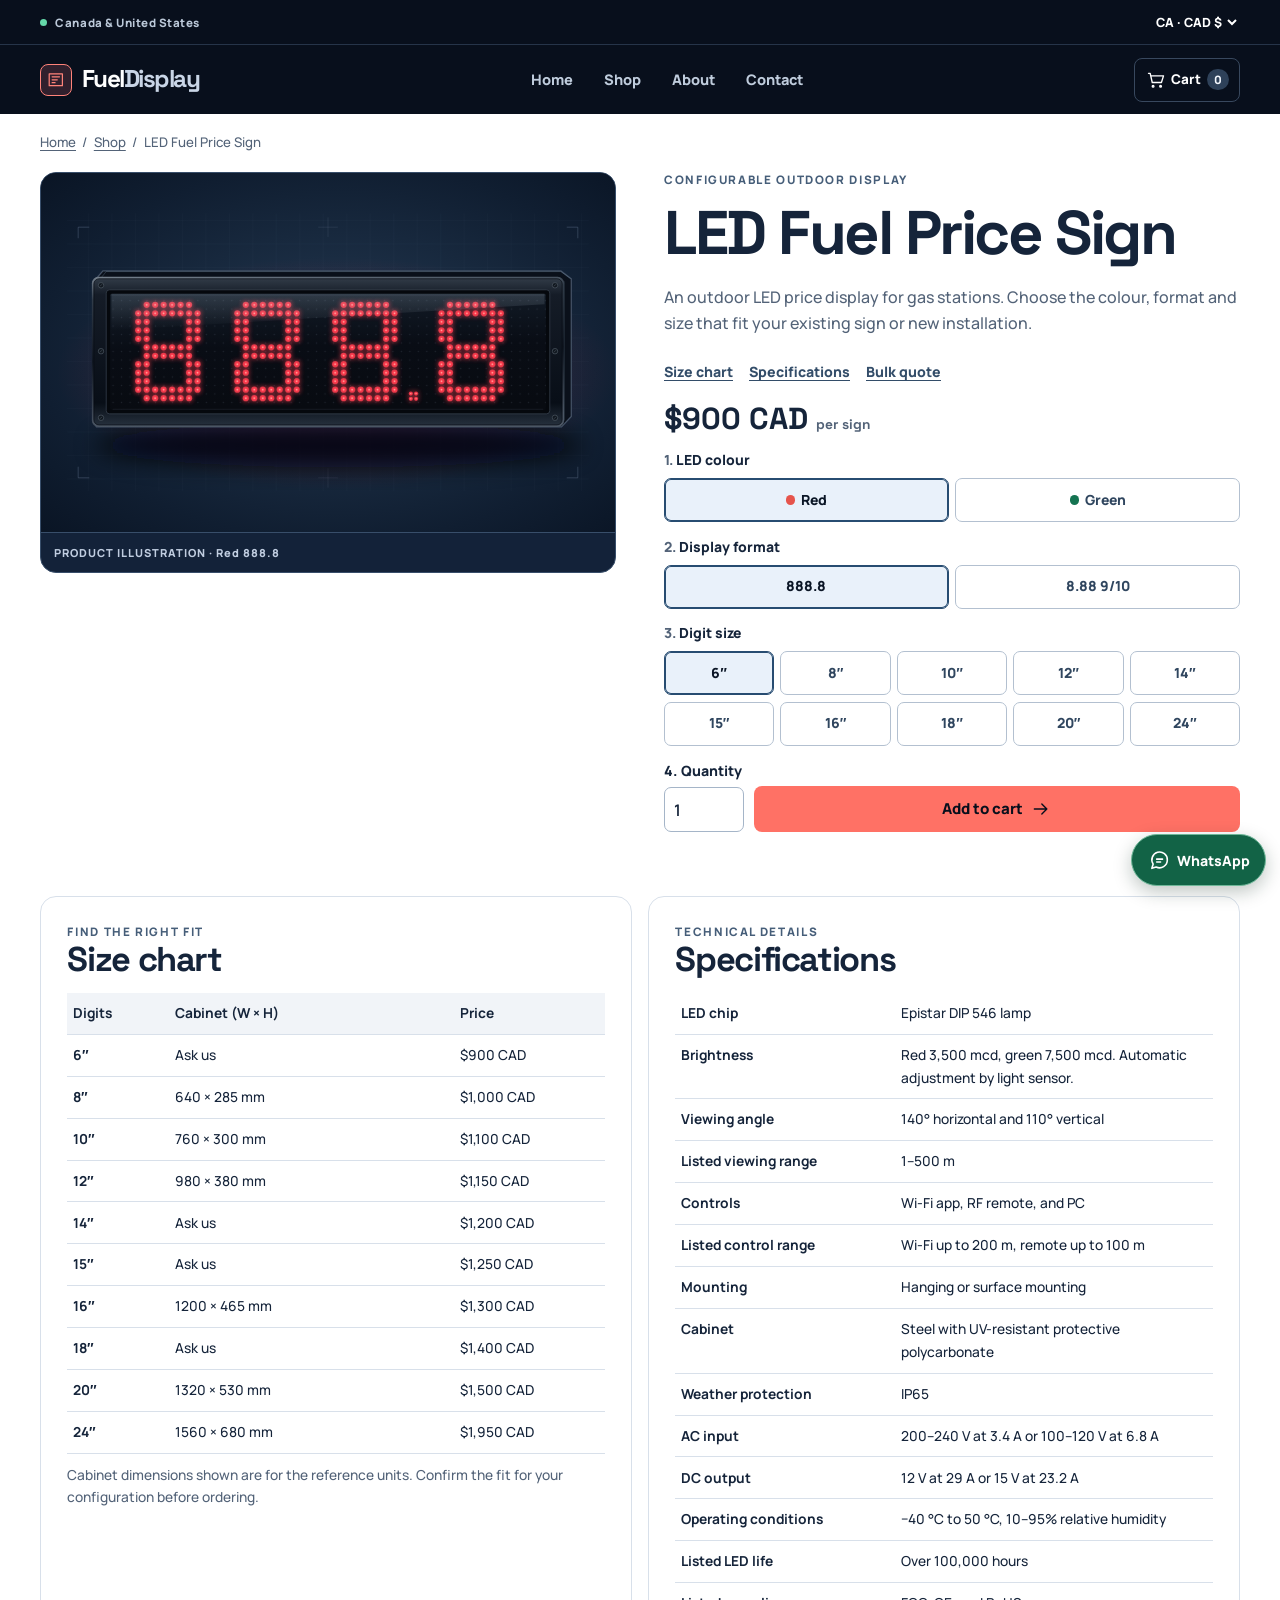
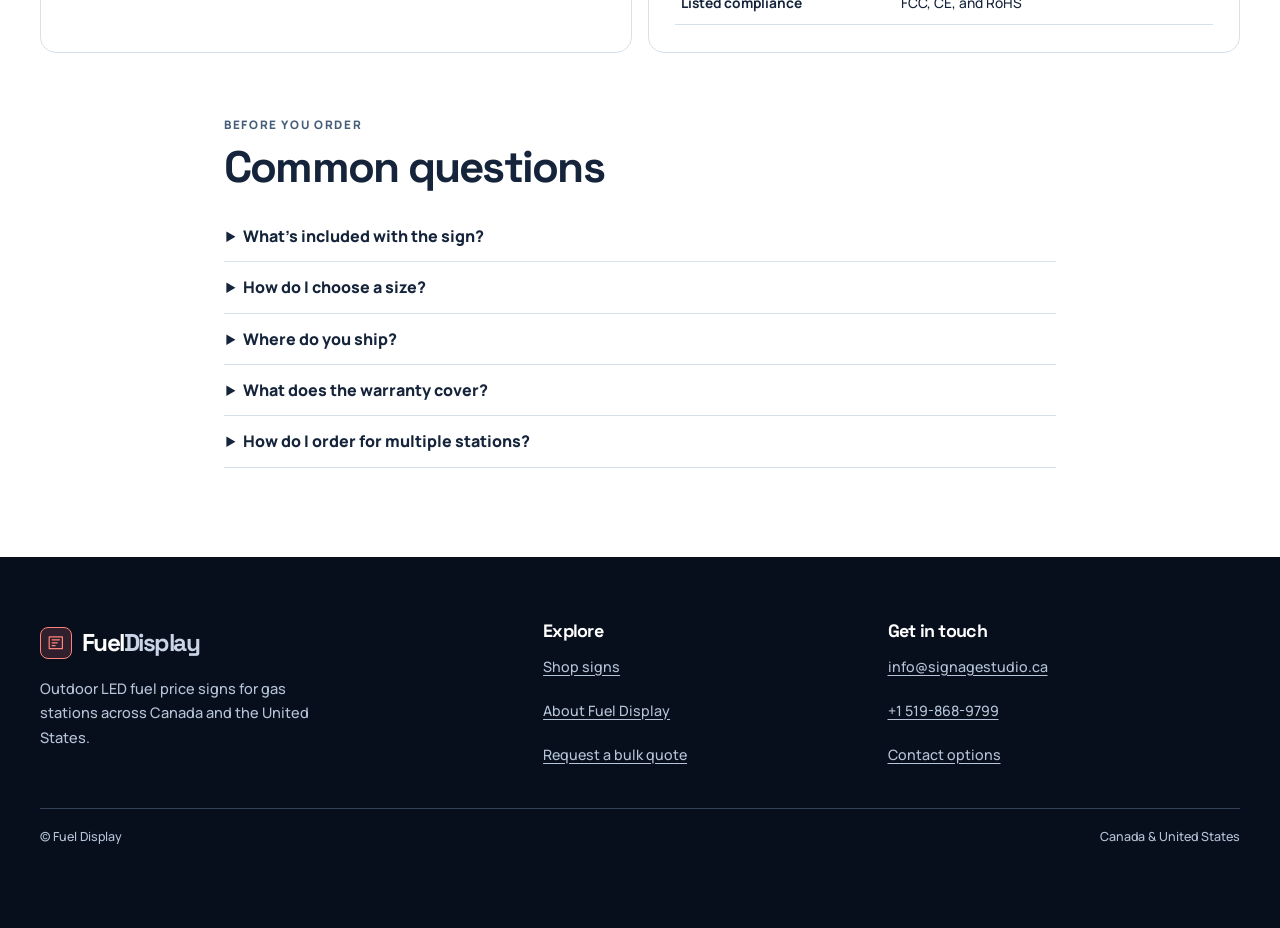
<file: product.html>
<!doctype html>
<html lang="en">
<head>
  <meta charset="utf-8">
  <meta name="viewport" content="width=device-width, initial-scale=1">
  <title>LED Fuel Price Sign | Fuel Display</title>
  <meta name="description" content="Configure an IP65 outdoor LED fuel price sign in red or green, with a decimal or 9/10 display and ten size options.">
  <link rel="canonical" href="https://fueldisplay.com/product.html?id=1">
  <meta property="og:type" content="website">
  <meta property="og:site_name" content="Fuel Display">
  <meta property="og:title" content="LED Fuel Price Sign | Fuel Display">
  <meta property="og:description" content="Configure an IP65 outdoor LED fuel price sign in red or green, with a decimal or 9/10 display and ten size options.">
  <meta property="og:url" content="https://fueldisplay.com/product.html?id=1">
  <meta property="og:image" content="https://fueldisplay.com/images/social-preview.png">
  <meta property="og:image:width" content="1200">
  <meta property="og:image:height" content="630">
  <meta property="og:image:alt" content="Fuel Display LED fuel price sign with red digits on a deep navy background">
  <meta name="theme-color" content="#0b1626">
  <link rel="icon" href="images/favicon.svg" type="image/svg+xml">
  <link rel="preconnect" href="https://fonts.googleapis.com">
  <link rel="preconnect" href="https://fonts.gstatic.com" crossorigin>
  <link rel="stylesheet" href="https://fonts.googleapis.com/css2?family=Manrope:wght@400;500;600;700;800&amp;family=Space+Grotesk:wght@400;500;600;700&amp;display=swap">
  <link rel="stylesheet" href="css/style.css">
  <!-- Classic scripts keep the site usable when opened directly from a folder. -->
  <script src="js/products.js" defer></script>
  <script src="js/main.js" defer></script>
</head>
<body data-page="product">
  <a class="skip-link" href="#main-content">Skip to content</a>
  <header class="site-header">
    <div class="utility">
      <div class="container utility-inner">
        <span class="utility-label"><span class="status-dot"></span> Canada &amp; United States</span>
        <label class="market-label" for="site-market">
          <span class="sr-only">Store country and currency</span>
          <select id="site-market" data-market>
            <option value="CA">CA · CAD $</option>
            <option value="US">US · USD $</option>
          </select>
        </label>
      </div>
    </div>
    <div class="container nav-bar">
      <a class="brand" href="index.html" aria-label="Fuel Display home"><span class="brand-mark"><svg class="icon" width="24" height="24" viewBox="0 0 24 24" fill="none" stroke="currentColor" stroke-width="1.65" stroke-linecap="round" stroke-linejoin="round" aria-hidden="true"><path d="M3 4h18v16H3z"/><path d="M7 8h10M7 12h7M7 16h4"/></svg></span><span>Fuel<span class="brand-light">Display</span></span></a>
      <nav class="main-nav" id="main-nav" aria-label="Main navigation">
        <a href="index.html">Home</a>
        <a href="shop.html">Shop</a>
        <a href="about.html">About</a>
        <a href="contact.html">Contact</a>
      </nav>
      <div class="nav-actions">
        <a class="cart-link" href="cart.html" aria-label="Cart, 0 items" data-cart-link><svg class="icon" width="24" height="24" viewBox="0 0 24 24" fill="none" stroke="currentColor" stroke-width="1.65" stroke-linecap="round" stroke-linejoin="round" aria-hidden="true"><path d="M3 4h2l2.5 11h11L21 7H6m2 12h.01m9 0h.01"/><circle cx="8.5" cy="19.5" r="1"/><circle cx="17.5" cy="19.5" r="1"/></svg><span class="cart-word">Cart</span><span class="cart-count" data-cart-count>0</span></a>
        <button class="menu-toggle" type="button" aria-expanded="false" aria-controls="main-nav" aria-label="Open menu" hidden><svg class="icon" width="24" height="24" viewBox="0 0 24 24" fill="none" stroke="currentColor" stroke-width="1.65" stroke-linecap="round" stroke-linejoin="round" aria-hidden="true"><path d="M4 7h16M4 12h16M4 17h16"/></svg></button>
      </div>
    </div>
  </header>
  <main id="main-content" class="container product-main" tabindex="-1">
    <nav class="breadcrumb" aria-label="Breadcrumb"><a href="index.html">Home</a><span aria-hidden="true">/</span><a href="shop.html">Shop</a><span aria-hidden="true">/</span><span aria-current="page">LED Fuel Price Sign</span></nav>
    <div data-product>
      <h1>LED Fuel Price Sign</h1>
      <noscript><p>Enable JavaScript to configure a sign and add it to your cart.</p></noscript>
    </div>
    <section class="product-faq" data-product-extras>
      <p class="eyebrow">Before you order</p>
      <h2>Common questions</h2>
      <details><summary>What’s included with the sign?</summary><p data-included>A remote control and control box are included.</p></details>
      <details><summary>How do I choose a size?</summary><p>The inch sizes refer to the digits. Check the cabinet dimensions in the size chart against your opening, or <a href="contact.html">ask us about your installation</a>.</p></details>
      <details><summary>Where do you ship?</summary><p>We take orders for Canada and the United States. We confirm the shipping cost and estimated delivery before you complete the order.</p></details>
      <details><summary>What does the warranty cover?</summary><p data-warranty>The two-year warranty includes free repair parts for covered issues and telephone assistance.</p></details>
      <details><summary>How do I order for multiple stations?</summary><p><a href="contact.html?topic=bulk">Request a bulk quote</a> with your quantities, preferred sizes, and delivery destinations.</p></details>
    </section>
  </main>
  <footer class="site-footer">
    <div class="container footer-grid">
      <div>
        <a class="brand" href="index.html" aria-label="Fuel Display home"><span class="brand-mark"><svg class="icon" width="24" height="24" viewBox="0 0 24 24" fill="none" stroke="currentColor" stroke-width="1.65" stroke-linecap="round" stroke-linejoin="round" aria-hidden="true"><path d="M3 4h18v16H3z"/><path d="M7 8h10M7 12h7M7 16h4"/></svg></span><span>Fuel<span class="brand-light">Display</span></span></a>
        <p>Outdoor LED fuel price signs for gas stations across Canada and the United States.</p>
      </div>
      <nav aria-label="Footer navigation" class="footer-links">
        <h2>Explore</h2>
        <a href="shop.html">Shop signs</a>
        <a href="about.html">About Fuel Display</a>
        <a href="contact.html?topic=bulk">Request a bulk quote</a>
      </nav>
      <div class="footer-links">
        <h2>Get in touch</h2>
        <a href="mailto:info@signagestudio.ca">info@signagestudio.ca</a>
        <a href="tel:+15198689799">+1 519-868-9799</a>
        <a href="contact.html">Contact options</a>
      </div>
    </div>
    <div class="container footer-bottom"><span>© Fuel Display</span><span>Canada &amp; United States</span></div>
  </footer>
  <a class="whatsapp-fab" href="https://wa.me/15198689799" target="_blank" rel="noopener noreferrer" aria-label="Chat on WhatsApp"><svg class="icon" width="24" height="24" viewBox="0 0 24 24" fill="none" stroke="currentColor" stroke-width="1.65" stroke-linecap="round" stroke-linejoin="round" aria-hidden="true"><path d="M20 11.5a8 8 0 0 1-11.6 7.15L4 20l1.35-4.4A8 8 0 1 1 20 11.5Z"/><path d="M9 10.5h6m-6 3h4"/></svg><span>WhatsApp</span></a>
</body>
</html>
</file>
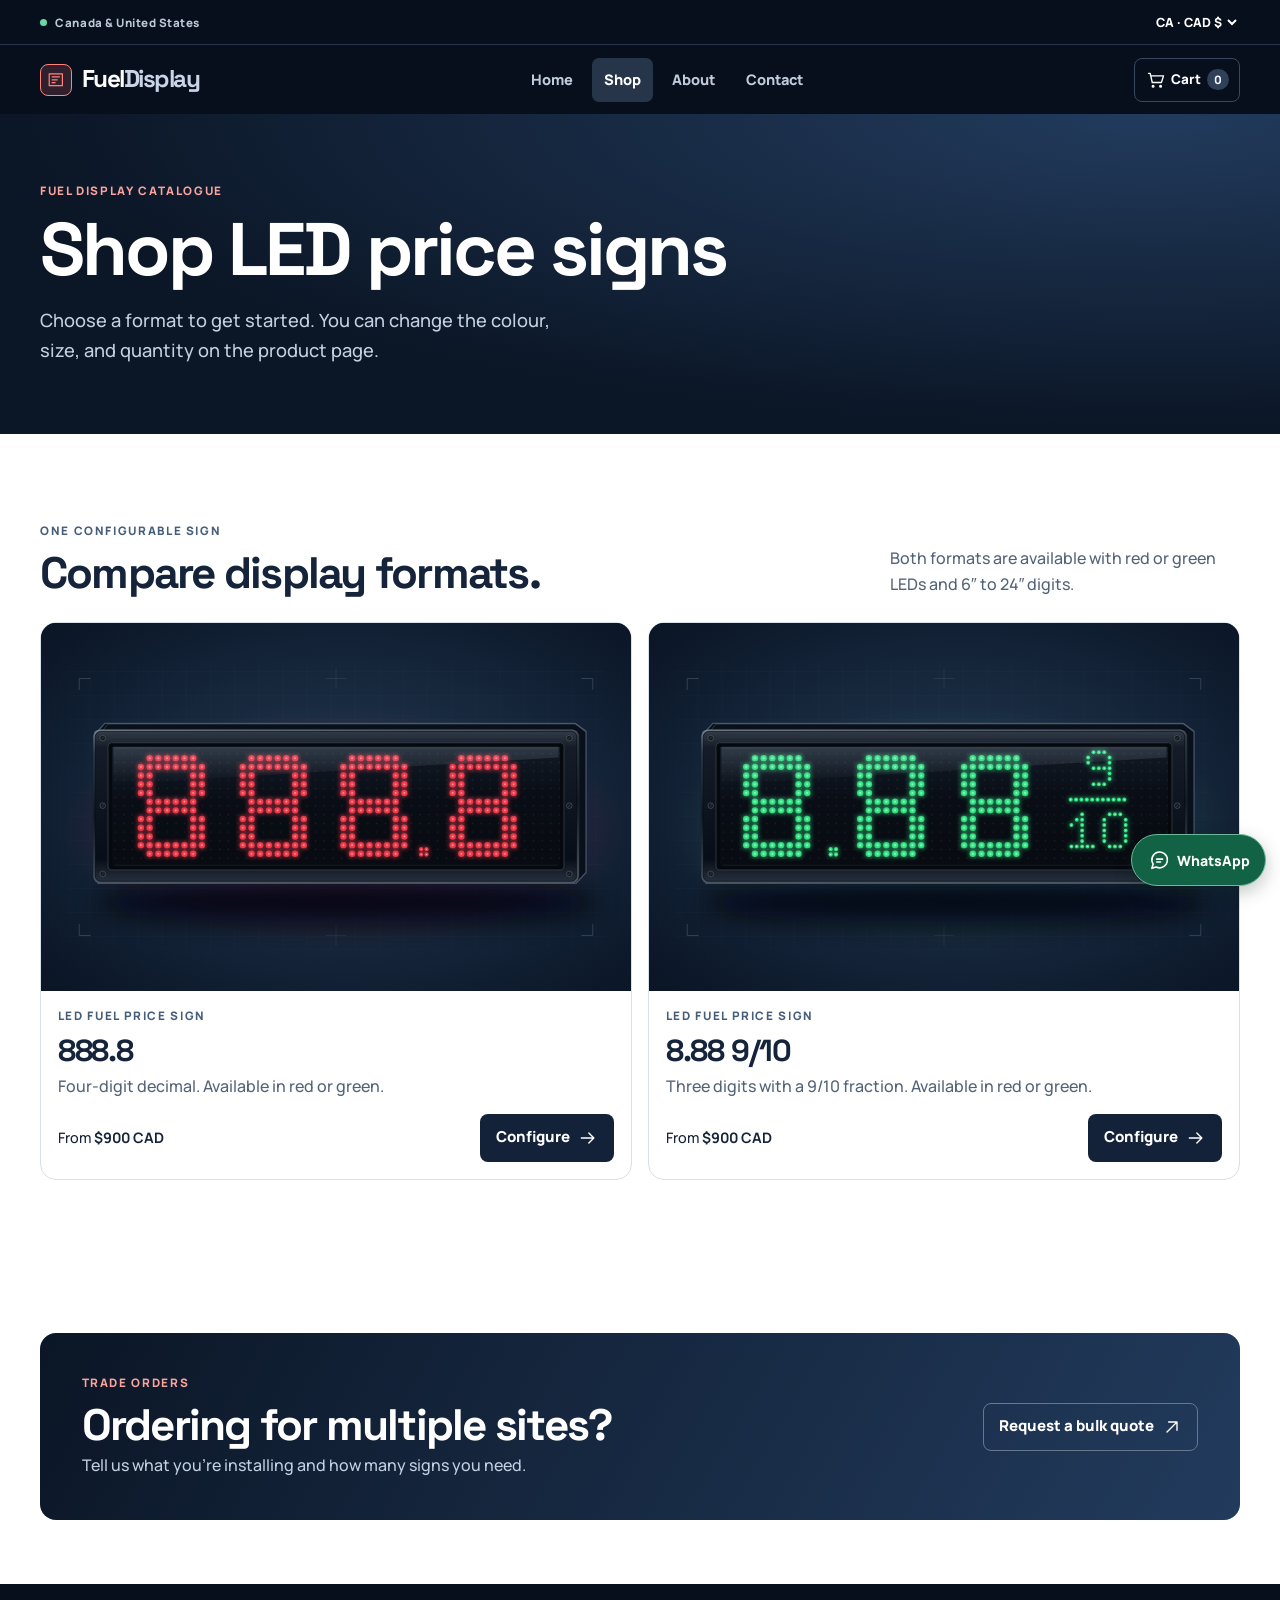
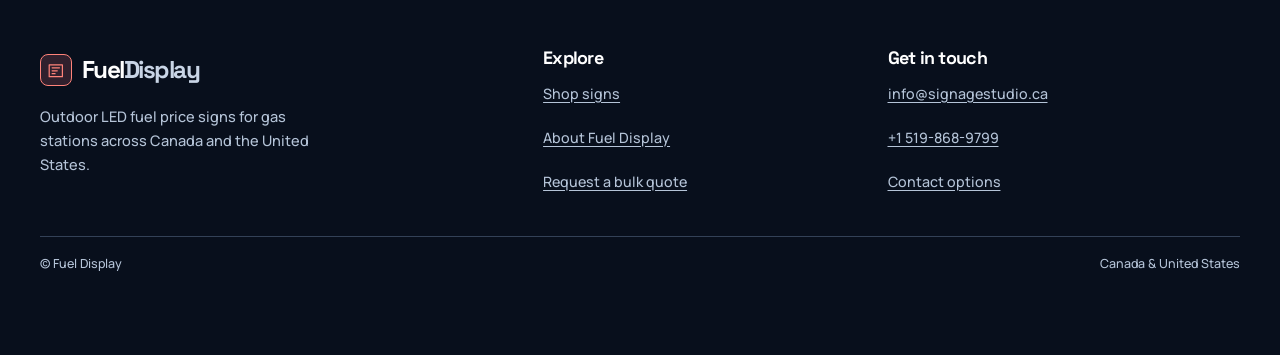
<file: shop.html>
<!doctype html>
<html lang="en">
<head>
  <meta charset="utf-8">
  <meta name="viewport" content="width=device-width, initial-scale=1">
  <title>Shop LED Fuel Price Signs | Fuel Display</title>
  <meta name="description" content="Shop the configurable Fuel Display LED fuel price sign. Choose red or green, decimal or 9/10 format, and a digit size from 6 to 24 inches.">
  <link rel="canonical" href="https://fueldisplay.com/shop.html">
  <meta property="og:type" content="website">
  <meta property="og:site_name" content="Fuel Display">
  <meta property="og:title" content="Shop LED Fuel Price Signs | Fuel Display">
  <meta property="og:description" content="Shop the configurable Fuel Display LED fuel price sign. Choose red or green, decimal or 9/10 format, and a digit size from 6 to 24 inches.">
  <meta property="og:url" content="https://fueldisplay.com/shop.html">
  <meta property="og:image" content="https://fueldisplay.com/images/social-preview.png">
  <meta property="og:image:width" content="1200">
  <meta property="og:image:height" content="630">
  <meta property="og:image:alt" content="Fuel Display LED fuel price sign with red digits on a deep navy background">
  <meta name="theme-color" content="#0b1626">
  <link rel="icon" href="images/favicon.svg" type="image/svg+xml">
  <link rel="preconnect" href="https://fonts.googleapis.com">
  <link rel="preconnect" href="https://fonts.gstatic.com" crossorigin>
  <link rel="stylesheet" href="https://fonts.googleapis.com/css2?family=Manrope:wght@400;500;600;700;800&amp;family=Space+Grotesk:wght@400;500;600;700&amp;display=swap">
  <link rel="stylesheet" href="css/style.css">
  <!-- Classic scripts keep the site usable when opened directly from a folder. -->
  <script src="js/products.js" defer></script>
  <script src="js/main.js" defer></script>
</head>
<body data-page="shop">
  <a class="skip-link" href="#main-content">Skip to content</a>
  <header class="site-header">
    <div class="utility">
      <div class="container utility-inner">
        <span class="utility-label"><span class="status-dot"></span> Canada &amp; United States</span>
        <label class="market-label" for="site-market">
          <span class="sr-only">Store country and currency</span>
          <select id="site-market" data-market>
            <option value="CA">CA · CAD $</option>
            <option value="US">US · USD $</option>
          </select>
        </label>
      </div>
    </div>
    <div class="container nav-bar">
      <a class="brand" href="index.html" aria-label="Fuel Display home"><span class="brand-mark"><svg class="icon" width="24" height="24" viewBox="0 0 24 24" fill="none" stroke="currentColor" stroke-width="1.65" stroke-linecap="round" stroke-linejoin="round" aria-hidden="true"><path d="M3 4h18v16H3z"/><path d="M7 8h10M7 12h7M7 16h4"/></svg></span><span>Fuel<span class="brand-light">Display</span></span></a>
      <nav class="main-nav" id="main-nav" aria-label="Main navigation">
        <a href="index.html">Home</a>
        <a href="shop.html" aria-current="page">Shop</a>
        <a href="about.html">About</a>
        <a href="contact.html">Contact</a>
      </nav>
      <div class="nav-actions">
        <a class="cart-link" href="cart.html" aria-label="Cart, 0 items" data-cart-link><svg class="icon" width="24" height="24" viewBox="0 0 24 24" fill="none" stroke="currentColor" stroke-width="1.65" stroke-linecap="round" stroke-linejoin="round" aria-hidden="true"><path d="M3 4h2l2.5 11h11L21 7H6m2 12h.01m9 0h.01"/><circle cx="8.5" cy="19.5" r="1"/><circle cx="17.5" cy="19.5" r="1"/></svg><span class="cart-word">Cart</span><span class="cart-count" data-cart-count>0</span></a>
        <button class="menu-toggle" type="button" aria-expanded="false" aria-controls="main-nav" aria-label="Open menu" hidden><svg class="icon" width="24" height="24" viewBox="0 0 24 24" fill="none" stroke="currentColor" stroke-width="1.65" stroke-linecap="round" stroke-linejoin="round" aria-hidden="true"><path d="M4 7h16M4 12h16M4 17h16"/></svg></button>
      </div>
    </div>
  </header>
  <main id="main-content" tabindex="-1">
    <section class="page-banner">
      <div class="container">
        <p class="eyebrow">Fuel Display catalogue</p>
        <h1>Shop LED price signs</h1>
        <p>Choose a format to get started. You can change the colour, size, and quantity on the product page.</p>
      </div>
    </section>
    <section class="section">
      <div class="container">
        <div class="section-heading"><div><p class="eyebrow">One configurable sign</p><h2>Compare display formats.</h2></div><p>Both formats are available with red or green LEDs and 6″ to 24″ digits.</p></div>
        <div class="format-grid" data-format-grid></div>
        <noscript><p><a href="product.html?id=1">See the LED Fuel Price Sign</a>. Enable JavaScript to configure it.</p></noscript>
      </div>
    </section>
    <section class="section compact">
  <div class="container">
    <div class="trade-banner">
      <div><p class="eyebrow">Trade orders</p><h2>Ordering for multiple sites?</h2><p>Tell us what you’re installing and how many signs you need.</p></div>
      <a class="button button-outline-light" href="contact.html?topic=bulk">Request a bulk quote <svg class="icon" width="24" height="24" viewBox="0 0 24 24" fill="none" stroke="currentColor" stroke-width="1.65" stroke-linecap="round" stroke-linejoin="round" aria-hidden="true"><path d="M6 18 18 6M8 6h10v10"/></svg></a>
    </div>
  </div>
</section>
  </main>
  <footer class="site-footer">
    <div class="container footer-grid">
      <div>
        <a class="brand" href="index.html" aria-label="Fuel Display home"><span class="brand-mark"><svg class="icon" width="24" height="24" viewBox="0 0 24 24" fill="none" stroke="currentColor" stroke-width="1.65" stroke-linecap="round" stroke-linejoin="round" aria-hidden="true"><path d="M3 4h18v16H3z"/><path d="M7 8h10M7 12h7M7 16h4"/></svg></span><span>Fuel<span class="brand-light">Display</span></span></a>
        <p>Outdoor LED fuel price signs for gas stations across Canada and the United States.</p>
      </div>
      <nav aria-label="Footer navigation" class="footer-links">
        <h2>Explore</h2>
        <a href="shop.html">Shop signs</a>
        <a href="about.html">About Fuel Display</a>
        <a href="contact.html?topic=bulk">Request a bulk quote</a>
      </nav>
      <div class="footer-links">
        <h2>Get in touch</h2>
        <a href="mailto:info@signagestudio.ca">info@signagestudio.ca</a>
        <a href="tel:+15198689799">+1 519-868-9799</a>
        <a href="contact.html">Contact options</a>
      </div>
    </div>
    <div class="container footer-bottom"><span>© Fuel Display</span><span>Canada &amp; United States</span></div>
  </footer>
  <a class="whatsapp-fab" href="https://wa.me/15198689799" target="_blank" rel="noopener noreferrer" aria-label="Chat on WhatsApp"><svg class="icon" width="24" height="24" viewBox="0 0 24 24" fill="none" stroke="currentColor" stroke-width="1.65" stroke-linecap="round" stroke-linejoin="round" aria-hidden="true"><path d="M20 11.5a8 8 0 0 1-11.6 7.15L4 20l1.35-4.4A8 8 0 1 1 20 11.5Z"/><path d="M9 10.5h6m-6 3h4"/></svg><span>WhatsApp</span></a>
</body>
</html>
</file>
<file: css/style.css>
/* 1. Design tokens and base styles */
:root {
  color-scheme: light;
  --navy-950: #080f1c;
  --navy-900: #0b1626;
  --navy-800: #132239;
  --navy-700: #1c304b;
  --ink: #15243a;
  --muted: #536378;
  --silver: #a9b8ca;
  --line: #d8e0ea;
  --surface: #f1f4f8;
  --white: #fff;
  --accent: #ff7165;
  --accent-hover: #ff938a;
  --red: #e6544b;
  --green: #147351;
  --heading: "Space Grotesk", "Segoe UI", sans-serif;
  --body: "Manrope", "Segoe UI", sans-serif;
  --radius: 16px;
  --shadow: 0 15px 40px rgb(12 26 48 / 8%);
}

*, *::before, *::after { box-sizing: border-box; }
html { scroll-behavior: smooth; }
body { margin: 0; background: var(--white); color: var(--ink); font: 500 1rem/1.65 var(--body); }
[hidden] { display: none !important; }
img { display: block; max-width: 100%; height: auto; }
figure, dl, dd { margin: 0; }
p { margin: 0 0 1em; }
h1, h2, h3 { margin: 0 0 .45em; font-family: var(--heading); line-height: 1.07; letter-spacing: -.04em; }
h1 { font-size: clamp(2.6rem, 7.2vw, 4.65rem); }
h2 { font-size: clamp(1.85rem, 5vw, 2.75rem); }
h3 { font-size: clamp(1.25rem, 3.6vw, 1.55rem); }
a { color: inherit; text-underline-offset: .2em; }
button, input, select, textarea { font: inherit; }
button, select, summary { cursor: pointer; }
button:disabled { cursor: not-allowed; opacity: .55; }
:focus-visible { outline: 3px solid #df6b37; outline-offset: 4px; }
.container { width: min(100% - 2rem, 75rem); margin-inline: auto; }
.section { padding-block: clamp(3rem, 7vw, 6rem); }
.section.compact { padding-block: clamp(2rem, 5vw, 4rem); }
.section-tinted { background: var(--surface); }
.icon { width: 1.25rem; height: 1.25rem; flex: none; vertical-align: middle; }
.sr-only {
  position: absolute; width: 1px; height: 1px; padding: 0; margin: -1px;
  overflow: hidden; clip-path: inset(50%); white-space: nowrap; border: 0;
}
.skip-link { position: fixed; z-index: 30; top: .75rem; left: .75rem; padding: .75rem 1rem; background: var(--white); color: var(--ink); clip-path: inset(50%); }
.skip-link:focus { clip-path: none; }
.eyebrow {
  margin: 0 0 .65rem; color: #465e79; font-size: .73rem; font-weight: 800;
  letter-spacing: .14em; line-height: 1.45; text-transform: uppercase;
}
.small-copy { color: var(--muted); font-size: .86rem; line-height: 1.55; }
.button-row { display: flex; flex-wrap: wrap; gap: .65rem; }
.button {
  min-height: 48px; display: inline-flex; align-items: center; justify-content: center; gap: .5rem;
  border: 1px solid transparent; border-radius: 8px; padding: .65rem .95rem;
  font-size: .94rem; font-weight: 800; line-height: 1.25; text-decoration: none;
  transition: background-color .18s, border-color .18s, color .18s, transform .18s;
}
.button-primary { background: var(--accent); color: var(--navy-950); }
.button-dark { background: var(--navy-800); color: var(--white); }
.button-whatsapp { background: #126346; color: var(--white); }
.button-outline-light { border-color: #66778e; color: var(--white); }
.button-outline { border-color: #aab9ca; color: var(--ink); }
@media (hover: hover) {
  .button:hover { transform: translateY(-2px); }
  .button-primary:hover { background: var(--accent-hover); }
  .button-dark:hover { background: #29445f; }
  .button-whatsapp:hover { background: #0d4c36; }
  .button-outline-light:hover { background: #23364e; border-color: var(--silver); }
  .button-outline:hover { background: var(--surface); }
}

/* 2. Shared header, navigation and footer */
.site-header, .site-footer { background: var(--navy-950); color: var(--white); }
.site-header { position: relative; z-index: 3; }
.utility { border-bottom: 1px solid #263449; color: #bbc8d8; }
.utility-inner { display: flex; align-items: center; justify-content: space-between; gap: .5rem; }
.utility-label { font-size: .72rem; font-weight: 800; letter-spacing: .045em; }
.status-dot { display: inline-block; width: .44rem; height: .44rem; margin-right: .37rem; border-radius: 50%; background: #65d9aa; vertical-align: .08em; }
.market-label { display: inline-flex; align-items: center; }
.market-label select { min-height: 44px; border: 0; padding: .35rem .15rem .35rem .5rem; background: transparent; color: var(--white); font-size: .79rem; font-weight: 800; }
.market-label option { color: var(--ink); background: var(--white); }
.nav-bar { display: flex; align-items: center; flex-wrap: wrap; justify-content: space-between; gap: .55rem; min-height: 69px; }
.brand {
  display: inline-flex; align-items: center; min-height: 44px; gap: .6rem; color: var(--white);
  text-decoration: none; font: 700 clamp(1.25rem, 5.6vw, 1.52rem)/1 var(--heading); letter-spacing: -.06em;
}
.brand-mark { display: grid; width: 2rem; height: 2rem; place-items: center; border: 1px solid #ff837a; border-radius: 8px; color: #ff837a; background: #30202d; }
.brand-mark .icon { width: 1.1rem; height: 1.1rem; }
.brand-light { color: #c9d5e6; }
.nav-actions { display: flex; align-items: center; gap: .45rem; }
.cart-link, .menu-toggle {
  display: inline-flex; align-items: center; justify-content: center; min-width: 44px; min-height: 44px;
  border: 1px solid #38485e; border-radius: 8px; background: transparent; color: var(--white);
}
.cart-link { gap: .35rem; padding-inline: .45rem; text-decoration: none; }
.cart-word { display: none; }
.cart-count {
  display: grid; min-width: 1.35rem; height: 1.35rem; place-items: center; padding: 0 .25rem;
  border-radius: 1rem; background: #2e4159; color: #f2f6fc; font-size: .72rem; font-weight: 800;
}
.menu-toggle[aria-expanded="true"], .cart-link[aria-current="page"] { background: #263a54; }
.main-nav { display: flex; flex: 1 0 100%; flex-wrap: wrap; gap: .15rem .45rem; order: 2; padding-bottom: .75rem; }
.main-nav a {
  display: flex; min-height: 44px; align-items: center; padding: .4rem .75rem; border-radius: 7px;
  color: #bfccdc; font-size: .91rem; font-weight: 800; text-decoration: none;
}
.main-nav a:hover, .main-nav a[aria-current="page"] { color: var(--white); background: #26354a; }
.js .main-nav:not(.is-open) { display: none; }
.site-footer { padding-top: clamp(2.25rem, 6vw, 4rem); }
.footer-grid { display: grid; gap: 1.7rem; }
.footer-grid p { max-width: 34ch; margin: .7rem 0 0; color: #b5c4d8; font-size: .91rem; }
.footer-links { display: grid; justify-items: start; align-content: start; }
.footer-links h2 { margin: 0 0 .25rem; font-size: 1.12rem; }
.footer-links a { display: flex; align-items: center; min-height: 44px; color: #b5c4d8; font-size: .89rem; overflow-wrap: anywhere; }
.footer-bottom { display: flex; flex-wrap: wrap; gap: .4rem 1rem; justify-content: space-between; margin-top: 2rem; padding: 1.1rem 0 5rem; border-top: 1px solid #334157; color: #b5c4d8; font-size: .78rem; }
.whatsapp-fab {
  position: fixed; z-index: 4; right: max(.85rem, env(safe-area-inset-right)); bottom: max(.85rem, env(safe-area-inset-bottom));
  display: inline-flex; align-items: center; justify-content: center; min-width: 52px; min-height: 52px; gap: .4rem;
  border: 1px solid #6eb798; border-radius: 2rem; background: #126346; color: white; box-shadow: 0 6px 18px #0b271b42;
  font-size: .88rem; font-weight: 800; text-decoration: none; transition: background-color .18s;
}
.whatsapp-fab .icon { width: 1.45rem; height: 1.45rem; }
.whatsapp-fab span { display: none; }
.whatsapp-fab:hover { background: #0d4c36; }

/* 3. Home, catalogue and informational sections */
.hero, .page-banner {
  background: radial-gradient(ellipse at 90% 0, #223b5d, transparent 70%), var(--navy-900);
  color: var(--white);
}
.hero-grid { display: grid; align-items: center; gap: 1.85rem; padding-block: clamp(2.6rem, 7vw, 6.6rem); }
.hero h1 { margin-bottom: .31em; font-size: clamp(2.65rem, 9.5vw, 5rem); letter-spacing: -.068em; }
.hero h1 span { color: #b3c3d7; }
.hero .eyebrow, .page-banner .eyebrow, .trade-banner .eyebrow { color: #f9a39c; }
.hero-description, .page-banner p:not(.eyebrow) { max-width: 48ch; color: #c2d0e2; font-size: clamp(.98rem, 2vw, 1.14rem); }
.hero-copy .button-row { margin-top: 1.4rem; }
.hero-visual {
  position: relative; overflow: hidden; display: grid; align-content: space-between; min-width: 0;
  border: 1px solid #3c516d; border-radius: var(--radius);
  background: radial-gradient(ellipse at 54% 44%, #223652, #101c2e 70%);
}
.hero-visual::before {
  position: absolute; inset: 0; content: ""; pointer-events: none; opacity: .28;
  background-image: linear-gradient(90deg, #637d9d55 1px, transparent 1px), linear-gradient(#637d9d55 1px, transparent 1px);
  background-size: 27px 27px;
}
.hero-visual img { z-index: 1; width: 100%; aspect-ratio: 8 / 5; object-fit: contain; }
.hero-visual-label, .hero-visual figcaption {
  position: relative; z-index: 1; display: flex; align-items: center; justify-content: space-between; gap: .4rem;
  padding: .65rem .75rem; color: #b4c6dc; font: 700 clamp(.54rem, 1.3vw, .69rem)/1.3 var(--heading); letter-spacing: .075em;
}
.hero-visual-label { border-bottom: 1px solid #3c516d; }
.hero-visual figcaption { border-top: 1px solid #3c516d; }
.metric-band { border-bottom: 1px solid var(--line); background: var(--surface); }
.metric-grid { display: grid; grid-template-columns: repeat(2, minmax(0, 1fr)); }
.metric-grid div { padding: .75rem .35rem .8rem .8rem; border-left: 1px solid var(--line); }
.metric-grid div:nth-child(-n + 2) { border-bottom: 1px solid var(--line); }
.metric-grid div:nth-child(even) { border-right: 1px solid var(--line); }
.metric-grid dt { font: 700 clamp(1.25rem, 3vw, 1.65rem)/1.2 var(--heading); }
.metric-grid dd { color: var(--muted); font-size: .82rem; }
.section-heading { display: flex; flex-wrap: wrap; align-items: end; justify-content: space-between; gap: .3rem 2rem; margin-bottom: 1.5rem; }
.section-heading h2 { margin-bottom: 0; }
.section-heading > p { max-width: 35ch; margin: 0; color: var(--muted); }
.format-grid, .benefit-grid { display: grid; gap: 1rem; }
.format-card { overflow: hidden; min-width: 0; border: 1px solid var(--line); border-radius: var(--radius); background: var(--white); }
.format-card img { width: 100%; aspect-ratio: 8 / 5; object-fit: cover; background: var(--navy-800); }
.format-content { padding: 1.05rem; }
.format-content h3 { margin: 0 0 .32rem; font-size: clamp(1.45rem, 4vw, 1.9rem); }
.format-content p:not(.eyebrow) { margin: 0; color: var(--muted); }
.format-actions { display: flex; flex-wrap: wrap; justify-content: space-between; align-items: center; gap: .65rem; margin-top: .9rem; }
.starting-price { font-size: .9rem; }
.benefit { min-width: 0; padding: 1.2rem; border: 1px solid var(--line); border-radius: var(--radius); background: var(--white); }
.benefit p { margin: 0; color: var(--muted); }
.benefit-icon { display: inline-grid; width: 2.5rem; height: 2.5rem; place-items: center; margin-bottom: .7rem; border: 1px solid #cdd9e7; border-radius: 9px; background: #edf3fa; color: #24486a; }
.trade-banner { display: flex; flex-wrap: wrap; align-items: center; justify-content: space-between; gap: 1rem; padding: clamp(1.25rem, 5vw, 2.6rem); border-radius: var(--radius); background: linear-gradient(120deg, var(--navy-900), #223b5d); color: var(--white); }
.trade-banner h2 { margin: 0 0 .2rem; }
.trade-banner p:not(.eyebrow) { margin: 0; color: #c2d0e2; }
.page-banner { padding-block: clamp(2.4rem, 6vw, 4.3rem); }
.page-banner h1 { margin-bottom: .2em; }
.page-banner p:not(.eyebrow) { margin-bottom: 0; }
.about-grid, .contact-layout { display: grid; gap: 1.4rem; align-items: start; }
.about-copy p:not(.eyebrow), .contact-panel > p:not(.eyebrow) { color: var(--muted); }
.about-visual, .product-visual { overflow: hidden; border: 1px solid #384e6a; border-radius: var(--radius); background: var(--navy-800); color: #c0cde0; }
.about-visual img, .product-visual img { width: 100%; aspect-ratio: 8 / 5; object-fit: cover; }
.about-visual figcaption, .product-visual figcaption { padding: .65rem .8rem; border-top: 1px solid #384e6a; font-size: .69rem; font-weight: 800; letter-spacing: .09em; }

/* 4. Product configuration, size chart and FAQs */
.product-main { padding-bottom: clamp(3rem, 7vw, 6rem); }
.breadcrumb { display: flex; flex-wrap: wrap; align-items: center; gap: .4rem; margin-block: .45rem; color: var(--muted); font-size: .83rem; }
.breadcrumb a { display: inline-flex; align-items: center; min-height: 44px; }
.product-layout { display: grid; gap: 1.25rem; align-items: start; }
.product-info h1 { font-size: clamp(2.25rem, 6.4vw, 3.85rem); margin-bottom: .3em; }
.product-intro { margin-bottom: .8rem; color: var(--muted); }
.product-price { margin: .55rem 0 .75rem; font: 700 1.9rem/1.15 var(--heading); }
.product-jump { display: flex; flex-wrap: wrap; gap: .4rem 1rem; }
.product-jump a { min-height: 44px; display: inline-flex; align-items: center; color: #334d69; font-size: .88rem; font-weight: 800; }
.configurator { display: grid; gap: .85rem; }
.option-group { min-inline-size: 0; margin: 0; padding: 0; border: 0; }
.option-group legend { padding: 0; margin-bottom: .37rem; font-size: .87rem; font-weight: 800; }
.option-group legend span { color: var(--muted); }
.option-grid { display: grid; grid-template-columns: repeat(2, minmax(0, 1fr)); gap: .4rem; }
.option-grid.sizes { grid-template-columns: repeat(5, minmax(0, 1fr)); }
.choice { position: relative; min-width: 0; cursor: pointer; }
.choice span {
  display: flex; align-items: center; justify-content: center; gap: .35rem; min-height: 44px; padding: .35rem .25rem;
  border: 1px solid #b3c0d0; border-radius: 7px; color: #30465f; font-size: .87rem; font-weight: 800; text-align: center;
  transition: background-color .18s, border-color .18s;
}
.choice:hover span { border-color: var(--navy-700); }
.choice input:checked + span { border-color: #274c71; background: #e9f1fa; box-shadow: inset 0 0 0 1px #274c71; color: var(--navy-900); }
.choice input:focus-visible + span { outline: 3px solid #df6b37; outline-offset: 3px; }
.choice-dot { width: .6rem; height: .6rem; border-radius: 50%; background: var(--silver); }
.choice-dot.red { background: var(--red); }
.choice-dot.green { background: var(--green); }
.order-controls { display: grid; grid-template-columns: 5rem minmax(0, 1fr); align-items: end; gap: .6rem; }
.order-controls label, .form-stack label { display: grid; gap: .3rem; color: var(--ink); font-size: .88rem; font-weight: 800; }
.order-controls .button { min-height: 46px; }
.add-status { display: flex; flex-wrap: wrap; align-items: center; gap: .45rem .8rem; min-height: 44px; padding: .3rem .65rem; border-radius: 7px; background: #e9f6ee; color: #185737; font-size: .86rem; font-weight: 800; }
.add-status a { min-height: 44px; display: inline-flex; align-items: center; }
.spec-grid { display: grid; gap: 1rem; margin-top: clamp(2rem, 6vw, 4rem); }
.spec-panel { min-width: 0; padding: clamp(1rem, 3vw, 1.65rem); border: 1px solid var(--line); border-radius: var(--radius); }
.spec-panel h2 { font-size: clamp(1.55rem, 4vw, 2.15rem); }
.spec-panel p { margin-bottom: 0; }
.table { width: 100%; border-collapse: collapse; table-layout: fixed; color: var(--ink); font-size: .86rem; }
.table th, .table td { padding: .57rem .35rem; border-bottom: 1px solid var(--line); text-align: left; vertical-align: top; overflow-wrap: anywhere; }
.table thead th { background: var(--surface); }
.table tbody th { width: 41%; }
.size-table { margin-bottom: .65rem; }
.size-table th:first-child { width: 19%; }
.size-table th:last-child { width: 28%; }
.product-faq { max-width: 52rem; margin: clamp(2rem, 6vw, 4rem) auto 0; }
.product-faq details { border-bottom: 1px solid var(--line); }
.product-faq summary { min-height: 48px; padding: .75rem .15rem; font-weight: 800; }
.product-faq details p { margin: 0 0 1rem; padding-left: .15rem; color: var(--muted); }

/* 5. Cart and forms */
.cart-layout { display: grid; gap: 1.25rem; align-items: start; }
.empty-cart { padding: clamp(1rem, 4vw, 2rem); border: 1px dashed #a8b7c9; border-radius: var(--radius); background: var(--surface); }
.empty-cart p { color: var(--muted); }
.cart-items { display: grid; gap: .75rem; margin: 0; padding: 0; list-style: none; }
.cart-item { display: grid; grid-template-columns: 4.8rem minmax(0, 1fr); gap: .6rem .75rem; align-items: start; padding: .85rem; border: 1px solid var(--line); border-radius: 11px; }
.cart-item img { width: 100%; aspect-ratio: 8 / 5; object-fit: cover; border-radius: 6px; background: var(--navy-900); }
.cart-item h3 { margin: 0 0 .12rem; font-size: 1.16rem; }
.cart-item h3 a { text-decoration: none; }
.cart-item h3 a:hover { text-decoration: underline; }
.cart-item p { margin: 0; }
.cart-item .small-copy { font-size: .81rem; }
.cart-item strong { display: block; margin-top: .22rem; }
.cart-item-controls { grid-column: 1 / -1; display: flex; flex-wrap: wrap; align-items: end; justify-content: space-between; gap: .35rem .6rem; }
.cart-item-controls label { display: grid; gap: .2rem; font-size: .79rem; font-weight: 800; }
.cart-item-controls button { min-height: 44px; }
.cart-item-controls .button { min-height: 44px; padding-inline: .65rem; font-size: .8rem; }
.remove-button { border: 0; background: transparent; color: #8b2823; font-size: .82rem; font-weight: 800; text-decoration: underline; text-underline-offset: .15em; }
.checkout-panel, .contact-panel { min-width: 0; padding: clamp(1rem, 4vw, 1.5rem); border: 1px solid var(--line); border-radius: var(--radius); box-shadow: var(--shadow); }
.checkout-panel h2, .contact-panel h2, .contact-options h2 { font-size: clamp(1.55rem, 4vw, 2.05rem); }
.subtotal { display: flex; flex-wrap: wrap; justify-content: space-between; align-items: baseline; gap: .15rem .5rem; margin: .7rem 0 .5rem; padding-block: .6rem; border-block: 1px solid var(--line); font-size: .94rem; }
.subtotal strong { font: 700 1.35rem/1.1 var(--heading); }
.form-stack { display: grid; gap: .75rem; }
.form-stack .small-copy, .form-status { margin: 0; }
.form-status { font-size: .85rem; color: #185737; }
.form-stack input, .form-stack select, .form-stack textarea, .order-controls input, .cart-item-controls input {
  width: 100%; min-height: 44px; padding: .52rem .56rem; border: 1px solid #a5b5c8; border-radius: 7px;
  background: var(--white); color: var(--ink); font-size: 1rem; font-weight: 600;
}
.cart-item-controls input { width: 4.4rem; }
.form-stack textarea { resize: vertical; }
.form-stack textarea::placeholder { color: #56677c; }
.contact-options { display: grid; gap: .6rem; }
.contact-option {
  display: flex; align-items: center; gap: .75rem; min-height: 62px; padding: .6rem .75rem;
  border: 1px solid var(--line); border-radius: 9px; text-decoration: none;
}
.contact-option:hover { background: var(--surface); }
.contact-option .benefit-icon { flex: none; margin: 0; }
.contact-option strong, .contact-option span span { display: block; overflow-wrap: anywhere; }
.contact-option span span { color: var(--muted); font-size: .89rem; }

/* 6. Wider layouts and motion preference */
@media (min-width: 36rem) {
  .container { width: min(100% - 3rem, 75rem); }
  .format-grid { grid-template-columns: repeat(2, minmax(0, 1fr)); }
  .metric-grid { grid-template-columns: repeat(4, minmax(0, 1fr)); }
  .metric-grid div:nth-child(n) { padding: 1rem 1.1rem; border: 0; border-left: 1px solid var(--line); }
  .metric-grid div:last-child { border-right: 1px solid var(--line); }
  .footer-grid { grid-template-columns: 1fr 1fr; }
  .whatsapp-fab { padding: 0 .95rem; }
  .whatsapp-fab span { display: inline; }
}
@media (min-width: 49rem) {
  .nav-bar { flex-wrap: nowrap; }
  .main-nav, .js .main-nav:not(.is-open) { display: flex; order: 0; flex: initial; padding: 0; }
  .menu-toggle { display: none !important; }
  .cart-link { padding-inline: .65rem; }
  .cart-word { display: inline; font-size: .84rem; font-weight: 800; }
  .hero-grid { grid-template-columns: 1fr 1.03fr; gap: clamp(1.25rem, 3.25vw, 3rem); }
  .hero h1 { font-size: clamp(2.9rem, 5.7vw, 5rem); }
  .hero-visual-label, .hero-visual figcaption { padding: .85rem 1.05rem; }
  .benefit-grid { grid-template-columns: repeat(3, minmax(0, 1fr)); }
  .footer-grid { grid-template-columns: 1.35fr .9fr 1fr; }
  .about-grid, .product-layout { grid-template-columns: minmax(0, 1fr) minmax(0, 1fr); align-items: start; gap: clamp(1.25rem, 4vw, 3rem); }
  .product-visual { position: sticky; top: 1rem; }
  .cart-layout { grid-template-columns: minmax(0, 1.25fr) minmax(0, 1fr); }
  .contact-layout { grid-template-columns: minmax(0, .82fr) minmax(0, 1.18fr); gap: 2rem; }
  .spec-grid { grid-template-columns: repeat(2, minmax(0, 1fr)); }
  .cart-item { grid-template-columns: 5.6rem minmax(0, 1fr); }
}
@media (min-width: 68rem) {
  .cart-item { grid-template-columns: 5.6rem minmax(0, 1fr) auto; }
  .cart-item-controls { grid-column: auto; align-self: center; }
}
@media (prefers-reduced-motion: reduce) {
  html { scroll-behavior: auto; }
  *, *::before, *::after { transition: none !important; }
}
</file>
